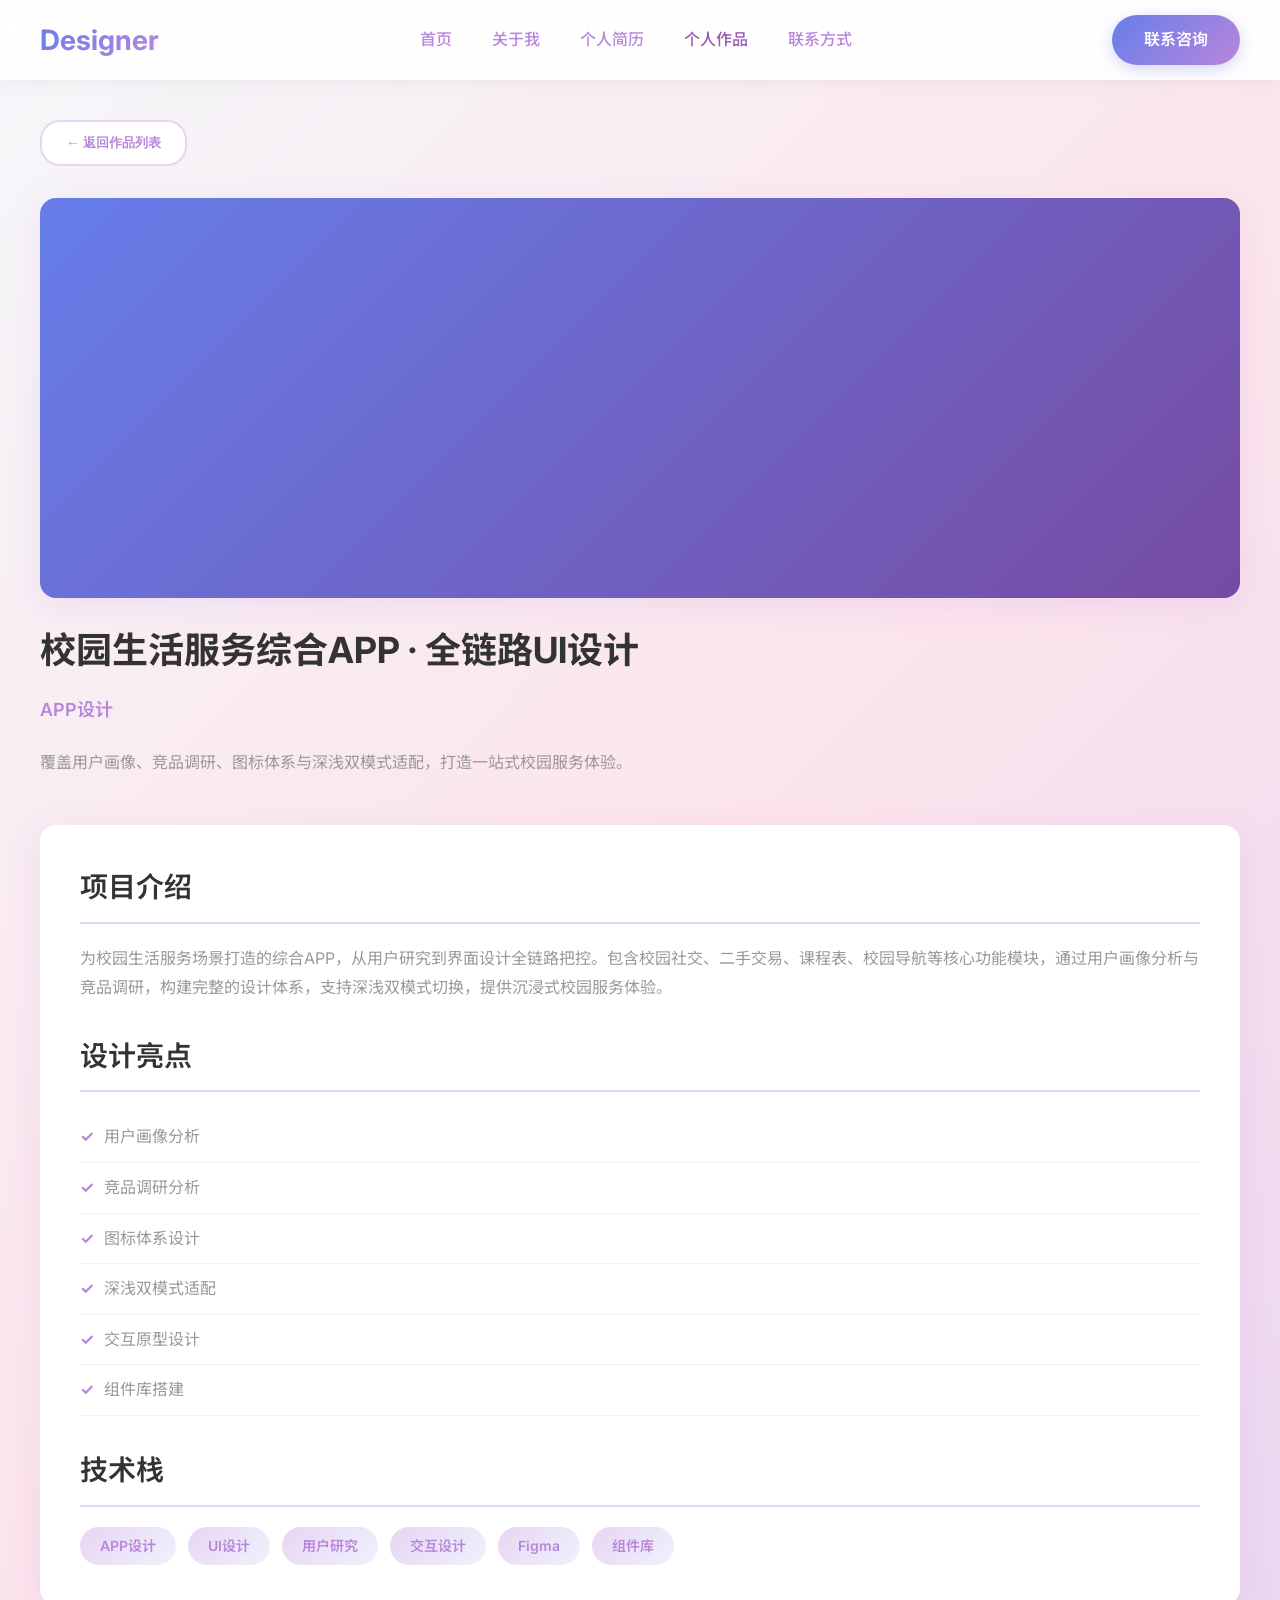
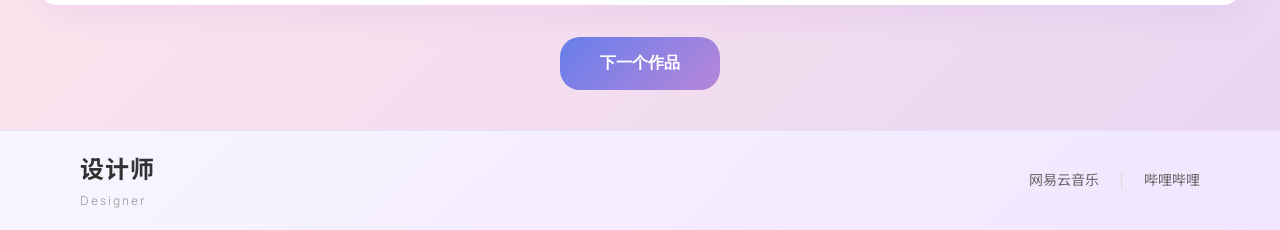
<file: work-detail.html>
<!DOCTYPE html>
<html lang="zh-CN">
<head>
    <meta charset="UTF-8">
    <meta name="viewport" content="width=device-width, initial-scale=1.0">
    <title>作品详情 - 设计师</title>
    <link rel="stylesheet" href="styles.css">
    <link href="https://fonts.googleapis.com/css2?family=Inter:wght@300;400;500;600;700&family=Noto+Sans+SC:wght@300;400;500;700&display=swap" rel="stylesheet">
</head>
<body>
    <nav class="navbar">
        <div class="nav-container">
            <div class="nav-logo">
                <span class="logo-text">Designer</span>
            </div>
            <ul class="nav-menu">
                <li><a href="index.html#home" class="nav-link">首页</a></li>
                <li><a href="index.html#about" class="nav-link">关于我</a></li>
                <li><a href="index.html#resume" class="nav-link">个人简历</a></li>
                <li><a href="index.html#portfolio" class="nav-link active">个人作品</a></li>
                <li><a href="index.html#contact" class="nav-link">联系方式</a></li>
            </ul>
            <a href="index.html#contact" class="nav-cta">联系咨询</a>
            <button class="menu-toggle" id="menuToggle">
                <span></span>
                <span></span>
                <span></span>
            </button>
        </div>
    </nav>

    <div class="mobile-menu" id="mobileMenu">
        <ul>
            <li><a href="index.html#home" class="mobile-nav-link">首页</a></li>
            <li><a href="index.html#about" class="mobile-nav-link">关于我</a></li>
            <li><a href="index.html#resume" class="mobile-nav-link">个人简历</a></li>
            <li><a href="index.html#portfolio" class="mobile-nav-link">个人作品</a></li>
            <li><a href="index.html#contact" class="mobile-nav-link">联系方式</a></li>
        </ul>
    </div>

    <main>
        <section id="work-detail" class="page active">
            <div class="detail-container">
                <button class="back-btn" onclick="goBack()">← 返回作品列表</button>
                
                <div class="detail-header">
                    <div class="detail-hero">
                        <div class="detail-image" id="detailImage"></div>
                    </div>
                    <div class="detail-info">
                        <h1 class="detail-title" id="detailTitle">作品标题</h1>
                        <p class="detail-category" id="detailCategory">分类</p>
                        <p class="detail-desc" id="detailDesc">作品描述...</p>
                    </div>
                </div>

                <div class="detail-content">
                    <h2>项目介绍</h2>
                    <p id="detailIntro">这是一个精彩的设计项目，展示了我的专业能力和创意设计理念。</p>
                    
                    <h2>设计亮点</h2>
                    <ul id="detailHighlights">
                        <li>创新的视觉设计</li>
                        <li>用户体验优化</li>
                        <li>响应式设计</li>
                        <li>品牌一致性</li>
                    </ul>

                    <h2>技术栈</h2>
                    <div class="tech-tags" id="detailTech">
                        <span class="tech-tag">UI设计</span>
                        <span class="tech-tag">品牌设计</span>
                        <span class="tech-tag">Figma</span>
                    </div>
                </div>

                <div class="detail-nav">
                    <button class="nav-btn prev-btn" id="prevBtn" onclick="navigateWork(-1)">上一个作品</button>
                    <button class="nav-btn next-btn" id="nextBtn" onclick="navigateWork(1)">下一个作品</button>
                </div>
            </div>
        </section>
    </main>

    <footer class="page-footer">
        <div class="footer-content">
            <div class="footer-logo">
                <span class="logo-main">设计师</span>
                <span class="logo-sub">Designer</span>
            </div>
            <div class="footer-links">
                <a href="#" class="footer-link">网易云音乐</a>
                <span class="link-divider">|</span>
                <a href="https://space.bilibili.com/344922054?spm_id_from=333.1007.0.0" target="_blank" rel="noopener noreferrer" class="footer-link">哔哩哔哩</a>
            </div>
        </div>
    </footer>

    <script>
        const works = [
            {
                id: 1,
                title: '校园生活服务综合APP · 全链路UI设计',
                category: 'APP设计',
                desc: '覆盖用户画像、竞品调研、图标体系与深浅双模式适配，打造一站式校园服务体验。',
                intro: '为校园生活服务场景打造的综合APP，从用户研究到界面设计全链路把控。包含校园社交、二手交易、课程表、校园导航等核心功能模块，通过用户画像分析与竞品调研，构建完整的设计体系，支持深浅双模式切换，提供沉浸式校园服务体验。',
                highlights: ['用户画像分析', '竞品调研分析', '图标体系设计', '深浅双模式适配', '交互原型设计', '组件库搭建'],
                tech: ['APP设计', 'UI设计', '用户研究', '交互设计', 'Figma', '组件库']
            },
            {
                id: 2,
                title: '企业品牌官网 · 全域视觉改版',
                category: '官网设计',
                desc: '为连锁餐饮品牌加盟官网打造视觉升级方案，提升品牌质感与转化率。',
                intro: '针对连锁餐饮品牌加盟官网进行全方位视觉改版，从品牌定位出发，重塑视觉识别系统，优化用户体验流程，提升招商转化效率。包含品牌故事、产品展示、加盟流程、门店案例等核心板块，打造专业可信的品牌形象。',
                highlights: ['品牌视觉升级', '响应式设计', '转化优化', '移动端适配', 'SEO优化', '动效设计'],
                tech: ['网页设计', '品牌设计', '响应式', 'UI/UX', '动效设计', '前端开发']
            },
            {
                id: 3,
                title: 'B端后台管理系统 · UI适配设计',
                category: 'B端设计',
                desc: '为连锁餐饮品牌打造餐厅管理后台，优化操作流程与数据可视化体验。',
                intro: '为连锁餐饮品牌量身定制的后台管理系统，涵盖门店管理、订单管理、库存管理、员工管理、数据报表等核心模块。通过优化操作流程与数据可视化设计，大幅提升管理人员工作效率，支持多端适配与权限分级管理。',
                highlights: ['数据可视化', '操作流程优化', '权限管理', '多端适配', '性能优化', '仪表盘设计'],
                tech: ['B端设计', '后台系统', '数据可视化', 'UI适配', '交互设计', 'Figma']
            },
            {
                id: 4,
                title: '连锁零食店品牌 · 全域视觉整合',
                category: '品牌设计',
                desc: '从LOGO、字体、色彩到门店/外卖/社群物料，统一全场景品牌调性。',
                intro: '为连锁零食品牌提供完整的品牌视觉整合方案，从品牌战略定位出发，构建系统化的视觉识别体系。涵盖LOGO设计、标准字体、色彩系统、图形元素，以及门店空间视觉、外卖包装、社群运营物料等全场景应用，实现品牌调性的高度统一。',
                highlights: ['LOGO设计', 'VI系统搭建', '门店物料设计', '外卖包装设计', '社群运营物料', '品牌手册'],
                tech: ['品牌设计', 'VI系统', '包装设计', '物料设计', '色彩系统', '版式设计']
            },
            {
                id: 5,
                title: '游戏活动H5 · 互动视觉设计',
                category: 'H5设计',
                desc: '结合游戏玩法设计互动H5页面，提升用户参与度与品牌曝光。',
                intro: '创意互动H5页面设计，结合游戏化玩法打造沉浸式用户体验。通过趣味互动、任务激励、社交分享等设计手法，提升用户参与度与品牌曝光率。支持多端适配，优化加载性能，确保流畅的交互体验。',
                highlights: ['游戏化互动', '视觉动效设计', '社交分享', '数据追踪', '用户激励', '活动运营'],
                tech: ['H5设计', '游戏活动', '动效设计', '交互设计', '微信生态', '性能优化']
            },
            {
                id: 6,
                title: 'AI短视频 · 全流程制作',
                category: '视频制作',
                desc: '从脚本策划、AI生成到后期剪辑，一站式短视频内容制作服务。',
                intro: '一站式短视频内容制作服务，结合AI技术提升创作效率。涵盖脚本策划、场景设计、AI生成、后期剪辑、特效包装全流程。为品牌提供高质量、高效率的短视频内容解决方案，适配抖音、快手、小红书等多平台发布需求。',
                highlights: ['脚本策划', 'AI生成', '后期剪辑', '特效制作', '内容运营', '多平台适配'],
                tech: ['AI生成', '短视频', '内容制作', '剪辑', '特效', '品牌传播']
            }
        ];

        const colors = [
            'linear-gradient(135deg, #667eea 0%, #764ba2 100%)',
            'linear-gradient(135deg, #f093fb 0%, #f5576c 100%)',
            'linear-gradient(135deg, #4facfe 0%, #00f2fe 100%)',
            'linear-gradient(135deg, #43e97b 0%, #38f9d7 100%)',
            'linear-gradient(135deg, #fa709a 0%, #fee140 100%)',
            'linear-gradient(135deg, #a8edea 0%, #fed6e3 100%)'
        ];

        function getWorkById(id) {
            return works.find(w => w.id === parseInt(id));
        }

        function getCurrentWorkIndex() {
            const params = new URLSearchParams(window.location.search);
            const id = parseInt(params.get('id')) || 1;
            return works.findIndex(w => w.id === id);
        }

        function loadWork(id) {
            const work = getWorkById(id);
            if (!work) return;

            document.getElementById('detailTitle').textContent = work.title;
            document.getElementById('detailCategory').textContent = work.category;
            document.getElementById('detailDesc').textContent = work.desc;
            document.getElementById('detailIntro').textContent = work.intro;
            
            const highlights = document.getElementById('detailHighlights');
            highlights.innerHTML = work.highlights.map(h => `<li>${h}</li>`).join('');
            
            const techTags = document.getElementById('detailTech');
            techTags.innerHTML = work.tech.map(t => `<span class="tech-tag">${t}</span>`).join('');

            const index = works.findIndex(w => w.id === id);
            document.getElementById('detailImage').style.background = colors[index];

            document.getElementById('prevBtn').style.display = index > 0 ? 'block' : 'none';
            document.getElementById('nextBtn').style.display = index < works.length - 1 ? 'block' : 'none';
        }

        function navigateWork(direction) {
            const currentIndex = getCurrentWorkIndex();
            const newIndex = currentIndex + direction;
            if (newIndex >= 0 && newIndex < works.length) {
                window.location.href = `work-detail.html?id=${works[newIndex].id}`;
            }
        }

        function goBack() {
            window.location.href = 'index.html#portfolio';
        }

        document.addEventListener('DOMContentLoaded', function() {
            const params = new URLSearchParams(window.location.search);
            const id = params.get('id') || 1;
            loadWork(id);

            const menuToggle = document.getElementById('menuToggle');
            const mobileMenu = document.getElementById('mobileMenu');

            menuToggle.addEventListener('click', function() {
                mobileMenu.classList.toggle('active');
                menuToggle.classList.toggle('active');
            });
        });
    </script>
</body>
</html>
</file>
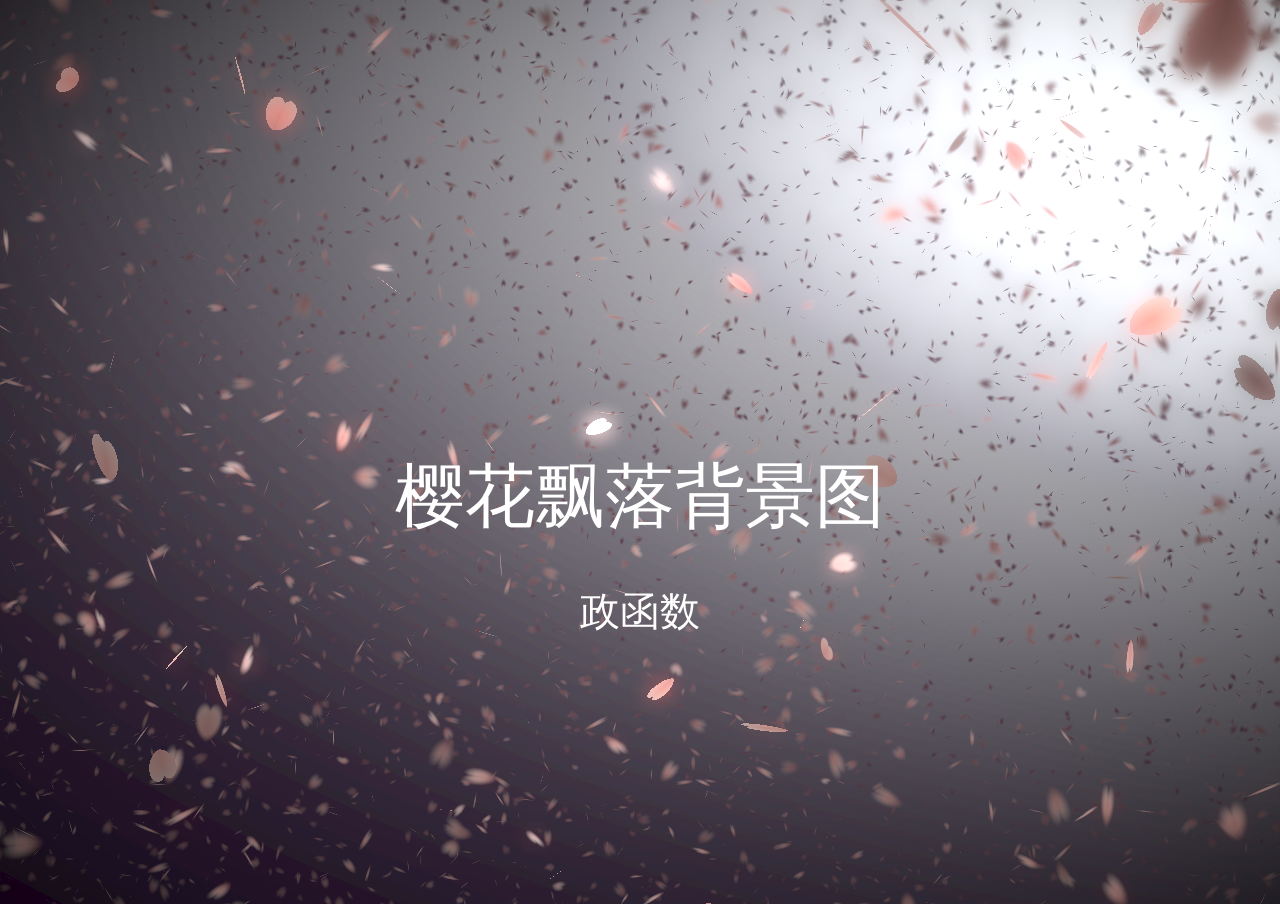
<file: images/樱花.html>
<!DOCTYPE html>
<html lang="en">
<head>
    <meta charset="UTF-8">
    <meta http-equiv="X-UA-Compatible" content="IE=edge">
    <meta name="viewport" content="width=device-width, initial-scale=1.0">
    <title>Document</title>
</head>
<style>
    /*Sakura animation using WebGL. No images are used. The framerate might be slow or the demo might not play at all in some older systems so you can watch this video: http://www.screenr.com/BFZ8. Let me make it clear that I did not make this and just thought is was very cool and wanted to share it.
*/

body {
    padding:0;
    margin:0;
    overflow:hidden;
	height: 600px;
}
canvas {
    padding:0;
    margin:0;
}

.btnbg > div{
    color: #fff;
    left: 50%;
    transform: translateX(-50%);
    top: 50%;
    position: absolute;
    text-align: center;
}
span{
    font-size: 70px;
}
p{
    font-size: 40px;
}
</style>
<body>
    <canvas id="sakura"></canvas>
    <div class="btnbg">
        <div >
            <span>樱花飘落背景图</span>
            <p>政函数</p>
        </div>
    <!-- <button type="button" onclick="toggleAnimation(this)">Stop</button> -->
    </div>

<!-- sakura shader -->
<script id="sakura_point_vsh" type="x-shader/x_vertex">
uniform mat4 uProjection;
uniform mat4 uModelview;
uniform vec3 uResolution;
uniform vec3 uOffset;
uniform vec3 uDOF;  //x:focus distance, y:focus radius, z:max radius
uniform vec3 uFade; //x:start distance, y:half distance, z:near fade start

attribute vec3 aPosition;
attribute vec3 aEuler;
attribute vec2 aMisc; //x:size, y:fade

varying vec3 pposition;
varying float psize;
varying float palpha;
varying float pdist;

//varying mat3 rotMat;
varying vec3 normX;
varying vec3 normY;
varying vec3 normZ;
varying vec3 normal;

varying float diffuse;
varying float specular;
varying float rstop;
varying float distancefade;

void main(void) {
    // Projection is based on vertical angle
    vec4 pos = uModelview * vec4(aPosition + uOffset, 1.0);
    gl_Position = uProjection * pos;
    gl_PointSize = aMisc.x * uProjection[1][1] / -pos.z * uResolution.y * 0.5;
    
    pposition = pos.xyz;
    psize = aMisc.x;
    pdist = length(pos.xyz);
    palpha = smoothstep(0.0, 1.0, (pdist - 0.1) / uFade.z);
    
    vec3 elrsn = sin(aEuler);
    vec3 elrcs = cos(aEuler);
    mat3 rotx = mat3(
        1.0, 0.0, 0.0,
        0.0, elrcs.x, elrsn.x,
        0.0, -elrsn.x, elrcs.x
    );
    mat3 roty = mat3(
        elrcs.y, 0.0, -elrsn.y,
        0.0, 1.0, 0.0,
        elrsn.y, 0.0, elrcs.y
    );
    mat3 rotz = mat3(
        elrcs.z, elrsn.z, 0.0, 
        -elrsn.z, elrcs.z, 0.0,
        0.0, 0.0, 1.0
    );
    mat3 rotmat = rotx * roty * rotz;
    normal = rotmat[2];
    
    mat3 trrotm = mat3(
        rotmat[0][0], rotmat[1][0], rotmat[2][0],
        rotmat[0][1], rotmat[1][1], rotmat[2][1],
        rotmat[0][2], rotmat[1][2], rotmat[2][2]
    );
    normX = trrotm[0];
    normY = trrotm[1];
    normZ = trrotm[2];
    
    const vec3 lit = vec3(0.6917144638660746, 0.6917144638660746, -0.20751433915982237);
    
    float tmpdfs = dot(lit, normal);
    if(tmpdfs < 0.0) {
        normal = -normal;
        tmpdfs = dot(lit, normal);
    }
    diffuse = 0.4 + tmpdfs;
    
    vec3 eyev = normalize(-pos.xyz);
    if(dot(eyev, normal) > 0.0) {
        vec3 hv = normalize(eyev + lit);
        specular = pow(max(dot(hv, normal), 0.0), 20.0);
    }
    else {
        specular = 0.0;
    }
    
    rstop = clamp((abs(pdist - uDOF.x) - uDOF.y) / uDOF.z, 0.0, 1.0);
    rstop = pow(rstop, 0.5);
    //-0.69315 = ln(0.5)
    distancefade = min(1.0, exp((uFade.x - pdist) * 0.69315 / uFade.y));
}
</script>
<script id="sakura_point_fsh" type="x-shader/x_fragment">
#ifdef GL_ES
//precision mediump float;
precision highp float;
#endif

uniform vec3 uDOF;  //x:focus distance, y:focus radius, z:max radius
uniform vec3 uFade; //x:start distance, y:half distance, z:near fade start

const vec3 fadeCol = vec3(0.08, 0.03, 0.06);

varying vec3 pposition;
varying float psize;
varying float palpha;
varying float pdist;

//varying mat3 rotMat;
varying vec3 normX;
varying vec3 normY;
varying vec3 normZ;
varying vec3 normal;

varying float diffuse;
varying float specular;
varying float rstop;
varying float distancefade;

float ellipse(vec2 p, vec2 o, vec2 r) {
    vec2 lp = (p - o) / r;
    return length(lp) - 1.0;
}

void main(void) {
    vec3 p = vec3(gl_PointCoord - vec2(0.5, 0.5), 0.0) * 2.0;
    vec3 d = vec3(0.0, 0.0, -1.0);
    float nd = normZ.z; //dot(-normZ, d);
    if(abs(nd) < 0.0001) discard;
    
    float np = dot(normZ, p);
    vec3 tp = p + d * np / nd;
    vec2 coord = vec2(dot(normX, tp), dot(normY, tp));
    
    //angle = 15 degree
    const float flwrsn = 0.258819045102521;
    const float flwrcs = 0.965925826289068;
    mat2 flwrm = mat2(flwrcs, -flwrsn, flwrsn, flwrcs);
    vec2 flwrp = vec2(abs(coord.x), coord.y) * flwrm;
    
    float r;
    if(flwrp.x < 0.0) {
        r = ellipse(flwrp, vec2(0.065, 0.024) * 0.5, vec2(0.36, 0.96) * 0.5);
    }
    else {
        r = ellipse(flwrp, vec2(0.065, 0.024) * 0.5, vec2(0.58, 0.96) * 0.5);
    }
    
    if(r > rstop) discard;
    
    vec3 col = mix(vec3(1.0, 0.8, 0.75), vec3(1.0, 0.9, 0.87), r);
    float grady = mix(0.0, 1.0, pow(coord.y * 0.5 + 0.5, 0.35));
    col *= vec3(1.0, grady, grady);
    col *= mix(0.8, 1.0, pow(abs(coord.x), 0.3));
    col = col * diffuse + specular;
    
    col = mix(fadeCol, col, distancefade);
    
    float alpha = (rstop > 0.001)? (0.5 - r / (rstop * 2.0)) : 1.0;
    alpha = smoothstep(0.0, 1.0, alpha) * palpha;
    
    gl_FragColor = vec4(col * 0.5, alpha);
}
</script>
<!-- effects -->
<script id="fx_common_vsh" type="x-shader/x_vertex">
uniform vec3 uResolution;
attribute vec2 aPosition;

varying vec2 texCoord;
varying vec2 screenCoord;

void main(void) {
    gl_Position = vec4(aPosition, 0.0, 1.0);
    texCoord = aPosition.xy * 0.5 + vec2(0.5, 0.5);
    screenCoord = aPosition.xy * vec2(uResolution.z, 1.0);
}
</script>
<script id="bg_fsh" type="x-shader/x_fragment">
#ifdef GL_ES
//precision mediump float;
precision highp float;
#endif

uniform vec2 uTimes;

varying vec2 texCoord;
varying vec2 screenCoord;

void main(void) {
    vec3 col;
    float c;
    vec2 tmpv = texCoord * vec2(0.8, 1.0) - vec2(0.95, 1.0);
    c = exp(-pow(length(tmpv) * 1.8, 2.0));
    col = mix(vec3(0.02, 0.0, 0.03), vec3(0.96, 0.98, 1.0) * 1.5, c);
    gl_FragColor = vec4(col * 0.5, 1.0);
}
</script>
<script id="fx_brightbuf_fsh" type="x-shader/x_fragment">
#ifdef GL_ES
//precision mediump float;
precision highp float;
#endif
uniform sampler2D uSrc;
uniform vec2 uDelta;

varying vec2 texCoord;
varying vec2 screenCoord;

void main(void) {
    vec4 col = texture2D(uSrc, texCoord);
    gl_FragColor = vec4(col.rgb * 2.0 - vec3(0.5), 1.0);
}
</script>
<script id="fx_dirblur_r4_fsh" type="x-shader/x_fragment">
#ifdef GL_ES
//precision mediump float;
precision highp float;
#endif
uniform sampler2D uSrc;
uniform vec2 uDelta;
uniform vec4 uBlurDir; //dir(x, y), stride(z, w)

varying vec2 texCoord;
varying vec2 screenCoord;

void main(void) {
    vec4 col = texture2D(uSrc, texCoord);
    col = col + texture2D(uSrc, texCoord + uBlurDir.xy * uDelta);
    col = col + texture2D(uSrc, texCoord - uBlurDir.xy * uDelta);
    col = col + texture2D(uSrc, texCoord + (uBlurDir.xy + uBlurDir.zw) * uDelta);
    col = col + texture2D(uSrc, texCoord - (uBlurDir.xy + uBlurDir.zw) * uDelta);
    gl_FragColor = col / 5.0;
}
</script>
<!-- effect fragment shader template -->
<script id="fx_common_fsh" type="x-shader/x_fragment">
#ifdef GL_ES
//precision mediump float;
precision highp float;
#endif
uniform sampler2D uSrc;
uniform vec2 uDelta;

varying vec2 texCoord;
varying vec2 screenCoord;

void main(void) {
    gl_FragColor = texture2D(uSrc, texCoord);
}
</script>
<!-- post processing -->
<script id="pp_final_vsh" type="x-shader/x_vertex">
uniform vec3 uResolution;
attribute vec2 aPosition;
varying vec2 texCoord;
varying vec2 screenCoord;
void main(void) {
    gl_Position = vec4(aPosition, 0.0, 1.0);
    texCoord = aPosition.xy * 0.5 + vec2(0.5, 0.5);
    screenCoord = aPosition.xy * vec2(uResolution.z, 1.0);
}
</script>
<script id="pp_final_fsh" type="x-shader/x_fragment">
#ifdef GL_ES
//precision mediump float;
precision highp float;
#endif
uniform sampler2D uSrc;
uniform sampler2D uBloom;
uniform vec2 uDelta;
varying vec2 texCoord;
varying vec2 screenCoord;
void main(void) {
    vec4 srccol = texture2D(uSrc, texCoord) * 2.0;
    vec4 bloomcol = texture2D(uBloom, texCoord);
    vec4 col;
    col = srccol + bloomcol * (vec4(1.0) + srccol);
    col *= smoothstep(1.0, 0.0, pow(length((texCoord - vec2(0.5)) * 2.0), 1.2) * 0.5);
    col = pow(col, vec4(0.45454545454545)); //(1.0 / 2.2)
    
    gl_FragColor = vec4(col.rgb, 1.0);
    gl_FragColor.a = 1.0;
}
</script>
</body>
</html>
<script>
    // Utilities
var Vector3 = {};
var Matrix44 = {};
Vector3.create = function(x, y, z) {
    return {'x':x, 'y':y, 'z':z};
};
Vector3.dot = function (v0, v1) {
    return v0.x * v1.x + v0.y * v1.y + v0.z * v1.z;
};
Vector3.cross = function (v, v0, v1) {
    v.x = v0.y * v1.z - v0.z * v1.y;
    v.y = v0.z * v1.x - v0.x * v1.z;
    v.z = v0.x * v1.y - v0.y * v1.x;
};
Vector3.normalize = function (v) {
    var l = v.x * v.x + v.y * v.y + v.z * v.z;
    if(l > 0.00001) {
        l = 1.0 / Math.sqrt(l);
        v.x *= l;
        v.y *= l;
        v.z *= l;
    }
};
Vector3.arrayForm = function(v) {
    if(v.array) {
        v.array[0] = v.x;
        v.array[1] = v.y;
        v.array[2] = v.z;
    }
    else {
        v.array = new Float32Array([v.x, v.y, v.z]);
    }
    return v.array;
};
Matrix44.createIdentity = function () {
    return new Float32Array([1.0, 0.0, 0.0, 0.0, 0.0, 1.0, 0.0, 0.0, 0.0, 0.0, 1.0, 0.0, 0.0, 0.0, 0.0, 1.0]);
};
Matrix44.loadProjection = function (m, aspect, vdeg, near, far) {
    var h = near * Math.tan(vdeg * Math.PI / 180.0 * 0.5) * 2.0;
    var w = h * aspect;
    
    m[0] = 2.0 * near / w;
    m[1] = 0.0;
    m[2] = 0.0;
    m[3] = 0.0;
    
    m[4] = 0.0;
    m[5] = 2.0 * near / h;
    m[6] = 0.0;
    m[7] = 0.0;
    
    m[8] = 0.0;
    m[9] = 0.0;
    m[10] = -(far + near) / (far - near);
    m[11] = -1.0;
    
    m[12] = 0.0;
    m[13] = 0.0;
    m[14] = -2.0 * far * near / (far - near);
    m[15] = 0.0;
};
Matrix44.loadLookAt = function (m, vpos, vlook, vup) {
    var frontv = Vector3.create(vpos.x - vlook.x, vpos.y - vlook.y, vpos.z - vlook.z);
    Vector3.normalize(frontv);
    var sidev = Vector3.create(1.0, 0.0, 0.0);
    Vector3.cross(sidev, vup, frontv);
    Vector3.normalize(sidev);
    var topv = Vector3.create(1.0, 0.0, 0.0);
    Vector3.cross(topv, frontv, sidev);
    Vector3.normalize(topv);
    
    m[0] = sidev.x;
    m[1] = topv.x;
    m[2] = frontv.x;
    m[3] = 0.0;
    
    m[4] = sidev.y;
    m[5] = topv.y;
    m[6] = frontv.y;
    m[7] = 0.0;
    
    m[8] = sidev.z;
    m[9] = topv.z;
    m[10] = frontv.z;
    m[11] = 0.0;
    
    m[12] = -(vpos.x * m[0] + vpos.y * m[4] + vpos.z * m[8]);
    m[13] = -(vpos.x * m[1] + vpos.y * m[5] + vpos.z * m[9]);
    m[14] = -(vpos.x * m[2] + vpos.y * m[6] + vpos.z * m[10]);
    m[15] = 1.0;
};

//
var timeInfo = {
    'start':0, 'prev':0, // Date
    'delta':0, 'elapsed':0 // Number(sec)
};

//
var gl;
var renderSpec = {
    'width':0,
    'height':0,
    'aspect':1,
    'array':new Float32Array(3),
    'halfWidth':0,
    'halfHeight':0,
    'halfArray':new Float32Array(3)
    // and some render targets. see setViewport()
};
renderSpec.setSize = function(w, h) {
    renderSpec.width = w;
    renderSpec.height = h;
    renderSpec.aspect = renderSpec.width / renderSpec.height;
    renderSpec.array[0] = renderSpec.width;
    renderSpec.array[1] = renderSpec.height;
    renderSpec.array[2] = renderSpec.aspect;
    
    renderSpec.halfWidth = Math.floor(w / 2);
    renderSpec.halfHeight = Math.floor(h / 2);
    renderSpec.halfArray[0] = renderSpec.halfWidth;
    renderSpec.halfArray[1] = renderSpec.halfHeight;
    renderSpec.halfArray[2] = renderSpec.halfWidth / renderSpec.halfHeight;
};

function deleteRenderTarget(rt) {
    gl.deleteFramebuffer(rt.frameBuffer);
    gl.deleteRenderbuffer(rt.renderBuffer);
    gl.deleteTexture(rt.texture);
}

function createRenderTarget(w, h) {
    var ret = {
        'width':w,
        'height':h,
        'sizeArray':new Float32Array([w, h, w / h]),
        'dtxArray':new Float32Array([1.0 / w, 1.0 / h])
    };
    ret.frameBuffer = gl.createFramebuffer();
    ret.renderBuffer = gl.createRenderbuffer();
    ret.texture = gl.createTexture();
    
    gl.bindTexture(gl.TEXTURE_2D, ret.texture);
    gl.texImage2D(gl.TEXTURE_2D, 0, gl.RGBA, w, h, 0, gl.RGBA, gl.UNSIGNED_BYTE, null);
    gl.texParameteri(gl.TEXTURE_2D, gl.TEXTURE_WRAP_S, gl.CLAMP_TO_EDGE);
    gl.texParameteri(gl.TEXTURE_2D, gl.TEXTURE_WRAP_T, gl.CLAMP_TO_EDGE);
    gl.texParameteri(gl.TEXTURE_2D, gl.TEXTURE_MAG_FILTER, gl.LINEAR);
    gl.texParameteri(gl.TEXTURE_2D, gl.TEXTURE_MIN_FILTER, gl.LINEAR);
    
    gl.bindFramebuffer(gl.FRAMEBUFFER, ret.frameBuffer);
    gl.framebufferTexture2D(gl.FRAMEBUFFER, gl.COLOR_ATTACHMENT0, gl.TEXTURE_2D, ret.texture, 0);
    
    gl.bindRenderbuffer(gl.RENDERBUFFER, ret.renderBuffer);
    gl.renderbufferStorage(gl.RENDERBUFFER, gl.DEPTH_COMPONENT16, w, h);
    gl.framebufferRenderbuffer(gl.FRAMEBUFFER, gl.DEPTH_ATTACHMENT, gl.RENDERBUFFER, ret.renderBuffer);
    
    gl.bindTexture(gl.TEXTURE_2D, null);
    gl.bindRenderbuffer(gl.RENDERBUFFER, null);
    gl.bindFramebuffer(gl.FRAMEBUFFER, null);
    
    return ret;
}

function compileShader(shtype, shsrc) {
	var retsh = gl.createShader(shtype);
	
	gl.shaderSource(retsh, shsrc);
	gl.compileShader(retsh);
	
	if(!gl.getShaderParameter(retsh, gl.COMPILE_STATUS)) {
		var errlog = gl.getShaderInfoLog(retsh);
		gl.deleteShader(retsh);
		console.error(errlog);
		return null;
	}
	return retsh;
}

function createShader(vtxsrc, frgsrc, uniformlist, attrlist) {
    var vsh = compileShader(gl.VERTEX_SHADER, vtxsrc);
    var fsh = compileShader(gl.FRAGMENT_SHADER, frgsrc);
    
    if(vsh == null || fsh == null) {
        return null;
    }
    
    var prog = gl.createProgram();
    gl.attachShader(prog, vsh);
    gl.attachShader(prog, fsh);
    
    gl.deleteShader(vsh);
    gl.deleteShader(fsh);
    
    gl.linkProgram(prog);
    if (!gl.getProgramParameter(prog, gl.LINK_STATUS)) {
        var errlog = gl.getProgramInfoLog(prog);
        console.error(errlog);
        return null;
    }
    
    if(uniformlist) {
        prog.uniforms = {};
        for(var i = 0; i < uniformlist.length; i++) {
            prog.uniforms[uniformlist[i]] = gl.getUniformLocation(prog, uniformlist[i]);
        }
    }
    
    if(attrlist) {
        prog.attributes = {};
        for(var i = 0; i < attrlist.length; i++) {
            var attr = attrlist[i];
            prog.attributes[attr] = gl.getAttribLocation(prog, attr);
        }
    }
    
    return prog;
}

function useShader(prog) {
    gl.useProgram(prog);
    for(var attr in prog.attributes) {
        gl.enableVertexAttribArray(prog.attributes[attr]);;
    }
}

function unuseShader(prog) {
    for(var attr in prog.attributes) {
        gl.disableVertexAttribArray(prog.attributes[attr]);;
    }
    gl.useProgram(null);
}

/////
var projection = {
    'angle':60,
    'nearfar':new Float32Array([0.1, 100.0]),
    'matrix':Matrix44.createIdentity()
};
var camera = {
    'position':Vector3.create(0, 0, 100),
    'lookat':Vector3.create(0, 0, 0),
    'up':Vector3.create(0, 1, 0),
    'dof':Vector3.create(10.0, 4.0, 8.0),
    'matrix':Matrix44.createIdentity()
};

var pointFlower = {};
var meshFlower = {};
var sceneStandBy = false;

var BlossomParticle = function () {
    this.velocity = new Array(3);
    this.rotation = new Array(3);
    this.position = new Array(3);
    this.euler = new Array(3);
    this.size = 1.0;
    this.alpha = 1.0;
    this.zkey = 0.0;
};

BlossomParticle.prototype.setVelocity = function (vx, vy, vz) {
    this.velocity[0] = vx;
    this.velocity[1] = vy;
    this.velocity[2] = vz;
};

BlossomParticle.prototype.setRotation = function (rx, ry, rz) {
    this.rotation[0] = rx;
    this.rotation[1] = ry;
    this.rotation[2] = rz;
};

BlossomParticle.prototype.setPosition = function (nx, ny, nz) {
    this.position[0] = nx;
    this.position[1] = ny;
    this.position[2] = nz;
};

BlossomParticle.prototype.setEulerAngles = function (rx, ry, rz) {
    this.euler[0] = rx;
    this.euler[1] = ry;
    this.euler[2] = rz;
};

BlossomParticle.prototype.setSize = function (s) {
    this.size = s;
};

BlossomParticle.prototype.update = function (dt, et) {
    this.position[0] += this.velocity[0] * dt;
    this.position[1] += this.velocity[1] * dt;
    this.position[2] += this.velocity[2] * dt;
    
    this.euler[0] += this.rotation[0] * dt;
    this.euler[1] += this.rotation[1] * dt;
    this.euler[2] += this.rotation[2] * dt;
};

function createPointFlowers() {
    // get point sizes
    var prm = gl.getParameter(gl.ALIASED_POINT_SIZE_RANGE);
    renderSpec.pointSize = {'min':prm[0], 'max':prm[1]};
    
    var vtxsrc = document.getElementById("sakura_point_vsh").textContent;
    var frgsrc = document.getElementById("sakura_point_fsh").textContent;
    
    pointFlower.program = createShader(
        vtxsrc, frgsrc,
        ['uProjection', 'uModelview', 'uResolution', 'uOffset', 'uDOF', 'uFade'],
        ['aPosition', 'aEuler', 'aMisc']
    );
    
    useShader(pointFlower.program);
    pointFlower.offset = new Float32Array([0.0, 0.0, 0.0]);
    pointFlower.fader = Vector3.create(0.0, 10.0, 0.0);
    
    // paramerters: velocity[3], rotate[3]
    pointFlower.numFlowers = 1600;
    pointFlower.particles = new Array(pointFlower.numFlowers);
    // vertex attributes {position[3], euler_xyz[3], size[1]}
    pointFlower.dataArray = new Float32Array(pointFlower.numFlowers * (3 + 3 + 2));
    pointFlower.positionArrayOffset = 0;
    pointFlower.eulerArrayOffset = pointFlower.numFlowers * 3;
    pointFlower.miscArrayOffset = pointFlower.numFlowers * 6;
    
    pointFlower.buffer = gl.createBuffer();
    gl.bindBuffer(gl.ARRAY_BUFFER, pointFlower.buffer);
    gl.bufferData(gl.ARRAY_BUFFER, pointFlower.dataArray, gl.DYNAMIC_DRAW);
    gl.bindBuffer(gl.ARRAY_BUFFER, null);
    
    unuseShader(pointFlower.program);
    
    for(var i = 0; i < pointFlower.numFlowers; i++) {
        pointFlower.particles[i] = new BlossomParticle();
    }
}

function initPointFlowers() {
    //area
    pointFlower.area = Vector3.create(20.0, 20.0, 20.0);
    pointFlower.area.x = pointFlower.area.y * renderSpec.aspect;
    
    pointFlower.fader.x = 10.0; //env fade start
    pointFlower.fader.y = pointFlower.area.z; //env fade half
    pointFlower.fader.z = 0.1;  //near fade start
    
    //particles
    var PI2 = Math.PI * 2.0;
    var tmpv3 = Vector3.create(0, 0, 0);
    var tmpv = 0;
    var symmetryrand = function() {return (Math.random() * 2.0 - 1.0);};
    for(var i = 0; i < pointFlower.numFlowers; i++) {
        var tmpprtcl = pointFlower.particles[i];
        
        //velocity
        tmpv3.x = symmetryrand() * 0.3 + 0.8;
        tmpv3.y = symmetryrand() * 0.2 - 1.0;
        tmpv3.z = symmetryrand() * 0.3 + 0.5;
        Vector3.normalize(tmpv3);
        tmpv = 2.0 + Math.random() * 1.0;
        tmpprtcl.setVelocity(tmpv3.x * tmpv, tmpv3.y * tmpv, tmpv3.z * tmpv);
        
        //rotation
        tmpprtcl.setRotation(
            symmetryrand() * PI2 * 0.5,
            symmetryrand() * PI2 * 0.5,
            symmetryrand() * PI2 * 0.5
        );
        
        //position
        tmpprtcl.setPosition(
            symmetryrand() * pointFlower.area.x,
            symmetryrand() * pointFlower.area.y,
            symmetryrand() * pointFlower.area.z
        );
        
        //euler
        tmpprtcl.setEulerAngles(
            Math.random() * Math.PI * 2.0,
            Math.random() * Math.PI * 2.0,
            Math.random() * Math.PI * 2.0
        );
        
        //size
        tmpprtcl.setSize(0.9 + Math.random() * 0.1);
    }
}

function renderPointFlowers() {
    //update
    var PI2 = Math.PI * 2.0;
    var limit = [pointFlower.area.x, pointFlower.area.y, pointFlower.area.z];
    var repeatPos = function (prt, cmp, limit) {
        if(Math.abs(prt.position[cmp]) - prt.size * 0.5 > limit) {
            //out of area
            if(prt.position[cmp] > 0) {
                prt.position[cmp] -= limit * 2.0;
            }
            else {
                prt.position[cmp] += limit * 2.0;
            }
        }
    };
    var repeatEuler = function (prt, cmp) {
        prt.euler[cmp] = prt.euler[cmp] % PI2;
        if(prt.euler[cmp] < 0.0) {
            prt.euler[cmp] += PI2;
        }
    };
    
    for(var i = 0; i < pointFlower.numFlowers; i++) {
        var prtcl = pointFlower.particles[i];
        prtcl.update(timeInfo.delta, timeInfo.elapsed);
        repeatPos(prtcl, 0, pointFlower.area.x);
        repeatPos(prtcl, 1, pointFlower.area.y);
        repeatPos(prtcl, 2, pointFlower.area.z);
        repeatEuler(prtcl, 0);
        repeatEuler(prtcl, 1);
        repeatEuler(prtcl, 2);
        
        prtcl.alpha = 1.0;//(pointFlower.area.z - prtcl.position[2]) * 0.5;
        
        prtcl.zkey = (camera.matrix[2] * prtcl.position[0]
                    + camera.matrix[6] * prtcl.position[1]
                    + camera.matrix[10] * prtcl.position[2]
                    + camera.matrix[14]);
    }
    
    // sort
    pointFlower.particles.sort(function(p0, p1){return p0.zkey - p1.zkey;});
    
    // update data
    var ipos = pointFlower.positionArrayOffset;
    var ieuler = pointFlower.eulerArrayOffset;
    var imisc = pointFlower.miscArrayOffset;
    for(var i = 0; i < pointFlower.numFlowers; i++) {
        var prtcl = pointFlower.particles[i];
        pointFlower.dataArray[ipos] = prtcl.position[0];
        pointFlower.dataArray[ipos + 1] = prtcl.position[1];
        pointFlower.dataArray[ipos + 2] = prtcl.position[2];
        ipos += 3;
        pointFlower.dataArray[ieuler] = prtcl.euler[0];
        pointFlower.dataArray[ieuler + 1] = prtcl.euler[1];
        pointFlower.dataArray[ieuler + 2] = prtcl.euler[2];
        ieuler += 3;
        pointFlower.dataArray[imisc] = prtcl.size;
        pointFlower.dataArray[imisc + 1] = prtcl.alpha;
        imisc += 2;
    }
    
    //draw
    gl.enable(gl.BLEND);
    //gl.disable(gl.DEPTH_TEST);
    gl.blendFunc(gl.SRC_ALPHA, gl.ONE_MINUS_SRC_ALPHA);
    
    var prog = pointFlower.program;
    useShader(prog);
    
    gl.uniformMatrix4fv(prog.uniforms.uProjection, false, projection.matrix);
    gl.uniformMatrix4fv(prog.uniforms.uModelview, false, camera.matrix);
    gl.uniform3fv(prog.uniforms.uResolution, renderSpec.array);
    gl.uniform3fv(prog.uniforms.uDOF, Vector3.arrayForm(camera.dof));
    gl.uniform3fv(prog.uniforms.uFade, Vector3.arrayForm(pointFlower.fader));
    
    gl.bindBuffer(gl.ARRAY_BUFFER, pointFlower.buffer);
    gl.bufferData(gl.ARRAY_BUFFER, pointFlower.dataArray, gl.DYNAMIC_DRAW);
    
    gl.vertexAttribPointer(prog.attributes.aPosition, 3, gl.FLOAT, false, 0, pointFlower.positionArrayOffset * Float32Array.BYTES_PER_ELEMENT);
    gl.vertexAttribPointer(prog.attributes.aEuler, 3, gl.FLOAT, false, 0, pointFlower.eulerArrayOffset * Float32Array.BYTES_PER_ELEMENT);
    gl.vertexAttribPointer(prog.attributes.aMisc, 2, gl.FLOAT, false, 0, pointFlower.miscArrayOffset * Float32Array.BYTES_PER_ELEMENT);
    
    // doubler
    for(var i = 1; i < 2; i++) {
        var zpos = i * -2.0;
        pointFlower.offset[0] = pointFlower.area.x * -1.0;
        pointFlower.offset[1] = pointFlower.area.y * -1.0;
        pointFlower.offset[2] = pointFlower.area.z * zpos;
        gl.uniform3fv(prog.uniforms.uOffset, pointFlower.offset);
        gl.drawArrays(gl.POINT, 0, pointFlower.numFlowers);
        
        pointFlower.offset[0] = pointFlower.area.x * -1.0;
        pointFlower.offset[1] = pointFlower.area.y *  1.0;
        pointFlower.offset[2] = pointFlower.area.z * zpos;
        gl.uniform3fv(prog.uniforms.uOffset, pointFlower.offset);
        gl.drawArrays(gl.POINT, 0, pointFlower.numFlowers);
        
        pointFlower.offset[0] = pointFlower.area.x *  1.0;
        pointFlower.offset[1] = pointFlower.area.y * -1.0;
        pointFlower.offset[2] = pointFlower.area.z * zpos;
        gl.uniform3fv(prog.uniforms.uOffset, pointFlower.offset);
        gl.drawArrays(gl.POINT, 0, pointFlower.numFlowers);
        
        pointFlower.offset[0] = pointFlower.area.x *  1.0;
        pointFlower.offset[1] = pointFlower.area.y *  1.0;
        pointFlower.offset[2] = pointFlower.area.z * zpos;
        gl.uniform3fv(prog.uniforms.uOffset, pointFlower.offset);
        gl.drawArrays(gl.POINT, 0, pointFlower.numFlowers);
    }
    
    //main
    pointFlower.offset[0] = 0.0;
    pointFlower.offset[1] = 0.0;
    pointFlower.offset[2] = 0.0;
    gl.uniform3fv(prog.uniforms.uOffset, pointFlower.offset);
    gl.drawArrays(gl.POINT, 0, pointFlower.numFlowers);
    
    gl.bindBuffer(gl.ARRAY_BUFFER, null);
    unuseShader(prog);
    
    gl.enable(gl.DEPTH_TEST);
    gl.disable(gl.BLEND);
}

// effects
//common util
function createEffectProgram(vtxsrc, frgsrc, exunifs, exattrs) {
    var ret = {};
    var unifs = ['uResolution', 'uSrc', 'uDelta'];
    if(exunifs) {
        unifs = unifs.concat(exunifs);
    }
    var attrs = ['aPosition'];
    if(exattrs) {
        attrs = attrs.concat(exattrs);
    }
    
    ret.program = createShader(vtxsrc, frgsrc, unifs, attrs);
    useShader(ret.program);
    
    ret.dataArray = new Float32Array([
        -1.0, -1.0,
         1.0, -1.0,
        -1.0,  1.0,
         1.0,  1.0
    ]);
    ret.buffer = gl.createBuffer();
    gl.bindBuffer(gl.ARRAY_BUFFER, ret.buffer);
    gl.bufferData(gl.ARRAY_BUFFER, ret.dataArray, gl.STATIC_DRAW);
    
    gl.bindBuffer(gl.ARRAY_BUFFER, null);
    unuseShader(ret.program);
    
    return ret;
}

// basic usage
// useEffect(prog, srctex({'texture':texid, 'dtxArray':(f32)[dtx, dty]})); //basic initialize
// gl.uniform**(...); //additional uniforms
// drawEffect()
// unuseEffect(prog)
// TEXTURE0 makes src
function useEffect(fxobj, srctex) {
    var prog = fxobj.program;
    useShader(prog);
    gl.uniform3fv(prog.uniforms.uResolution, renderSpec.array);
    
    if(srctex != null) {
        gl.uniform2fv(prog.uniforms.uDelta, srctex.dtxArray);
        gl.uniform1i(prog.uniforms.uSrc, 0);
        
        gl.activeTexture(gl.TEXTURE0);
        gl.bindTexture(gl.TEXTURE_2D, srctex.texture);
    }
}
function drawEffect(fxobj) {
    gl.bindBuffer(gl.ARRAY_BUFFER, fxobj.buffer);
    gl.vertexAttribPointer(fxobj.program.attributes.aPosition, 2, gl.FLOAT, false, 0, 0);
    gl.drawArrays(gl.TRIANGLE_STRIP, 0, 4);
}
function unuseEffect(fxobj) {
    unuseShader(fxobj.program);
}

var effectLib = {};
function createEffectLib() {
    
    var vtxsrc, frgsrc;
    //common
    var cmnvtxsrc = document.getElementById("fx_common_vsh").textContent;
    
    //background
    frgsrc = document.getElementById("bg_fsh").textContent;
    effectLib.sceneBg = createEffectProgram(cmnvtxsrc, frgsrc, ['uTimes'], null);
    
    // make brightpixels buffer
    frgsrc = document.getElementById("fx_brightbuf_fsh").textContent;
    effectLib.mkBrightBuf = createEffectProgram(cmnvtxsrc, frgsrc, null, null);
    
    // direction blur
    frgsrc = document.getElementById("fx_dirblur_r4_fsh").textContent;
    effectLib.dirBlur = createEffectProgram(cmnvtxsrc, frgsrc, ['uBlurDir'], null);
    
    //final composite
    vtxsrc = document.getElementById("pp_final_vsh").textContent;
    frgsrc = document.getElementById("pp_final_fsh").textContent;
    effectLib.finalComp = createEffectProgram(vtxsrc, frgsrc, ['uBloom'], null);
}

// background
function createBackground() {
    //console.log("create background");
}
function initBackground() {
    //console.log("init background");
}
function renderBackground() {
    gl.disable(gl.DEPTH_TEST);
    
    useEffect(effectLib.sceneBg, null);
    gl.uniform2f(effectLib.sceneBg.program.uniforms.uTimes, timeInfo.elapsed, timeInfo.delta);
    drawEffect(effectLib.sceneBg);
    unuseEffect(effectLib.sceneBg);
    
    gl.enable(gl.DEPTH_TEST);
}

// post process
var postProcess = {};
function createPostProcess() {
    //console.log("create post process");
}
function initPostProcess() {
    //console.log("init post process");
}

function renderPostProcess() {
    gl.enable(gl.TEXTURE_2D);
    gl.disable(gl.DEPTH_TEST);
    var bindRT = function (rt, isclear) {
        gl.bindFramebuffer(gl.FRAMEBUFFER, rt.frameBuffer);
        gl.viewport(0, 0, rt.width, rt.height);
        if(isclear) {
            gl.clearColor(0, 0, 0, 0);
            gl.clear(gl.COLOR_BUFFER_BIT | gl.DEPTH_BUFFER_BIT);
        }
    };
    
    //make bright buff
    bindRT(renderSpec.wHalfRT0, true);
    useEffect(effectLib.mkBrightBuf, renderSpec.mainRT);
    drawEffect(effectLib.mkBrightBuf);
    unuseEffect(effectLib.mkBrightBuf);
    
    // make bloom
    for(var i = 0; i < 2; i++) {
        var p = 1.5 + 1 * i;
        var s = 2.0 + 1 * i;
        bindRT(renderSpec.wHalfRT1, true);
        useEffect(effectLib.dirBlur, renderSpec.wHalfRT0);
        gl.uniform4f(effectLib.dirBlur.program.uniforms.uBlurDir, p, 0.0, s, 0.0);
        drawEffect(effectLib.dirBlur);
        unuseEffect(effectLib.dirBlur);
        
        bindRT(renderSpec.wHalfRT0, true);
        useEffect(effectLib.dirBlur, renderSpec.wHalfRT1);
        gl.uniform4f(effectLib.dirBlur.program.uniforms.uBlurDir, 0.0, p, 0.0, s);
        drawEffect(effectLib.dirBlur);
        unuseEffect(effectLib.dirBlur);
    }
    
    //display
    gl.bindFramebuffer(gl.FRAMEBUFFER, null);
    gl.viewport(0, 0, renderSpec.width, renderSpec.height);
    gl.clear(gl.COLOR_BUFFER_BIT | gl.DEPTH_BUFFER_BIT);
    
    useEffect(effectLib.finalComp, renderSpec.mainRT);
    gl.uniform1i(effectLib.finalComp.program.uniforms.uBloom, 1);
    gl.activeTexture(gl.TEXTURE1);
    gl.bindTexture(gl.TEXTURE_2D, renderSpec.wHalfRT0.texture);
    drawEffect(effectLib.finalComp);
    unuseEffect(effectLib.finalComp);
    
    gl.enable(gl.DEPTH_TEST);
}

/////
var SceneEnv = {};
function createScene() {
    createEffectLib();
    createBackground();
    createPointFlowers();
    createPostProcess();
    sceneStandBy = true;
}

function initScene() {
    initBackground();
    initPointFlowers();
    initPostProcess();
    
    //camera.position.z = 17.320508;
    camera.position.z = pointFlower.area.z + projection.nearfar[0];
    projection.angle = Math.atan2(pointFlower.area.y, camera.position.z + pointFlower.area.z) * 180.0 / Math.PI * 2.0;
    Matrix44.loadProjection(projection.matrix, renderSpec.aspect, projection.angle, projection.nearfar[0], projection.nearfar[1]);
}

function renderScene() {
    //draw
    Matrix44.loadLookAt(camera.matrix, camera.position, camera.lookat, camera.up);
    
    gl.enable(gl.DEPTH_TEST);
    
    //gl.bindFramebuffer(gl.FRAMEBUFFER, null);
    gl.bindFramebuffer(gl.FRAMEBUFFER, renderSpec.mainRT.frameBuffer);
    gl.viewport(0, 0, renderSpec.mainRT.width, renderSpec.mainRT.height);
    gl.clearColor(0.005, 0, 0.05, 0);
    gl.clear(gl.COLOR_BUFFER_BIT | gl.DEPTH_BUFFER_BIT);
    
    renderBackground();
    renderPointFlowers();
    renderPostProcess();
}

/////
function onResize(e) {
    makeCanvasFullScreen(document.getElementById("sakura"));
    setViewports();
    if(sceneStandBy) {
        initScene();
    }
}

function setViewports() {
    renderSpec.setSize(gl.canvas.width, gl.canvas.height);
    
    gl.clearColor(0.2, 0.2, 0.5, 1.0);
    gl.viewport(0, 0, renderSpec.width, renderSpec.height);
    
    var rtfunc = function (rtname, rtw, rth) {
        var rt = renderSpec[rtname];
        if(rt) deleteRenderTarget(rt);
        renderSpec[rtname] = createRenderTarget(rtw, rth);
    };
    rtfunc('mainRT', renderSpec.width, renderSpec.height);
    rtfunc('wFullRT0', renderSpec.width, renderSpec.height);
    rtfunc('wFullRT1', renderSpec.width, renderSpec.height);
    rtfunc('wHalfRT0', renderSpec.halfWidth, renderSpec.halfHeight);
    rtfunc('wHalfRT1', renderSpec.halfWidth, renderSpec.halfHeight);
}

function render() {
    renderScene();
}

var animating = true;
function toggleAnimation(elm) {
    animating ^= true;
    if(animating) animate();
    if(elm) {
        elm.innerHTML = animating? "Stop":"Start";
    }
}

function stepAnimation() {
    if(!animating) animate();
}

function animate() {
    var curdate = new Date();
    timeInfo.elapsed = (curdate - timeInfo.start) / 1000.0;
    timeInfo.delta = (curdate - timeInfo.prev) / 1000.0;
    timeInfo.prev = curdate;
    
    if(animating) requestAnimationFrame(animate);
    render();
}

function makeCanvasFullScreen(canvas) {
    var b = document.body;
	var d = document.documentElement;
	fullw = Math.max(b.clientWidth , b.scrollWidth, d.scrollWidth, d.clientWidth);
	fullh = Math.max(b.clientHeight , b.scrollHeight, d.scrollHeight, d.clientHeight);
	canvas.width = fullw;
	canvas.height = fullh;
}

window.addEventListener('load', function(e) {
    var canvas = document.getElementById("sakura");
    try {
        makeCanvasFullScreen(canvas);
        gl = canvas.getContext('experimental-webgl');
    } catch(e) {
        alert("WebGL not supported." + e);
        console.error(e);
        return;
    }
    
    window.addEventListener('resize', onResize);
    
    setViewports();
    createScene();
    initScene();
    
    timeInfo.start = new Date();
    timeInfo.prev = timeInfo.start;
    animate();
});

//set window.requestAnimationFrame
(function (w, r) {
    w['r'+r] = w['r'+r] || w['webkitR'+r] || w['mozR'+r] || w['msR'+r] || w['oR'+r] || function(c){ w.setTimeout(c, 1000 / 60); };
})(window, 'requestAnimationFrame');
</script>
</file>
<file: styles.css>
:root {
    --primary-blue: #667EEA;
    --primary-purple: #B886DB;
    --light-purple: #E8D5F2;
    --light-pink: #FCE4EC;
    --pink-gradient: linear-gradient(135deg, #FCE4EC 0%, #F8BBD9 100%);
    --purple-gradient: linear-gradient(135deg, #E8D5F2 0%, #D0A4E4 100%);
    --blue-purple-gradient: linear-gradient(135deg, #667EEA 0%, #B886DB 100%);
    --btn-gradient: linear-gradient(135deg, #667EEA 0%, #B886DB 100%);
    --glass-bg: rgba(255, 255, 255, 0.9);
    --glass-bg-high: rgba(255, 255, 255, 0.9);
    --shadow: 0 8px 32px rgba(184, 134, 219, 0.15);
    --shadow-hover: 0 12px 40px rgba(184, 134, 219, 0.3);
    --text-dark: #333333;
    --text-gray: #666666;
    --text-light: #999999;
}

* {
    margin: 0;
    padding: 0;
    box-sizing: border-box;
}

html {
    scroll-behavior: smooth;
    overflow-x: hidden;
    width: 100%;
}

body {
    font-family: 'Inter', 'Noto Sans SC', sans-serif;
    background: linear-gradient(135deg, #F5F7FA 0%, #FCE4EC 50%, #E8D5F2 100%);
    min-height: 100vh;
    overflow-x: hidden;
    width: 100%;
    margin: 0;
    padding: 0;
    color: var(--text-dark);
    line-height: 1.6;
}

#sakura {
    position: fixed;
    top: 0;
    left: 0;
    width: 100%;
    height: 100%;
    pointer-events: none;
    z-index: 0;
    background: transparent !important;
}

main {
    position: relative;
    z-index: 1;
}

a {
    text-decoration: none !important;
    color: inherit;
}

.navbar {
    position: fixed;
    top: 0;
    left: 0;
    right: 0;
    z-index: 1000;
    background: var(--glass-bg-high);
    backdrop-filter: blur(10px);
    box-shadow: 0 2px 20px rgba(0, 0, 0, 0.05);
    height: 80px;
}

main {
    position: relative;
    z-index: 10;
}

.nav-container {
    max-width: 1980px;
    margin: 0 auto;
    padding: 0 80px;
    height: 100%;
    display: flex;
    justify-content: space-between;
    align-items: center;
}

.nav-logo {
    display: flex;
    align-items: center;
}

.logo-text {
    font-size: 28px;
    font-weight: 700;
    background: var(--blue-purple-gradient);
    -webkit-background-clip: text;
    -webkit-text-fill-color: transparent;
    background-clip: text;
}

.nav-menu {
    display: flex;
    list-style: none;
    gap: 40px;
}

.nav-link {
    text-decoration: none;
    color: var(--primary-purple);
    font-weight: 500;
    font-size: 16px;
    transition: all 0.3s ease;
    position: relative;
}

.nav-link:hover,
.nav-link.active {
    color: #9B59B6;
}



.nav-cta {
    padding: 12px 32px;
    background: var(--btn-gradient);
    color: white;
    border-radius: 40px;
    text-decoration: none;
    font-weight: 600;
    font-size: 16px;
    transition: all 0.3s ease;
    box-shadow: 0 4px 15px rgba(102, 126, 234, 0.3);
}

.nav-cta:hover {
    transform: translateY(-2px);
    box-shadow: 0 6px 20px rgba(102, 126, 234, 0.4);
}

.menu-toggle {
    display: none;
    position: absolute;
    right: 20px;
    top: 50%;
    transform: translateY(-50%);
    flex-direction: column;
    gap: 5px;
    background: none;
    border: none;
    cursor: pointer;
    padding: 5px;
}

.mobile-menu {
    display: none;
}

.menu-toggle span {
    width: 25px;
    height: 3px;
    background: var(--text-dark);
    border-radius: 2px;
    transition: all 0.3s ease;
}

.menu-toggle.active span:nth-child(1) {
    transform: rotate(-45deg) translate(-5px, 6px);
}

.menu-toggle.active span:nth-child(2) {
    opacity: 0;
}

.menu-toggle.active span:nth-child(3) {
    transform: rotate(45deg) translate(-5px, -6px);
}

main {
    padding-top: 80px;
}

.page {
    display: none;
    min-height: calc(100vh - 80px);
}

.page.active {
    display: block;
    position: relative;
}

.hero-section {
    height: 600px;
    display: flex;
    align-items: center;
    justify-content: center;
    background: transparent;
    position: relative;
}

.hero-section::before {
    content: '';
    position: absolute;
    width: 600px;
    height: 600px;
    background: radial-gradient(circle, rgba(102, 126, 234, 0.2) 0%, rgba(184, 134, 219, 0.1) 70%);
    border-radius: 50%;
    filter: blur(60px);
}

.hero-content {
    text-align: center;
    position: relative;
    z-index: 2;
}

.hero-title {
    font-size: 120px;
    font-weight: 700;
    background: var(--blue-purple-gradient);
    -webkit-background-clip: text;
    -webkit-text-fill-color: transparent;
    background-clip: text;
    letter-spacing: 2px;
    margin-bottom: 24px;
}

.hero-subtitle {
    font-size: 32px;
    font-weight: 300;
    color: var(--text-gray);
    letter-spacing: 2px;
    margin-bottom: 40px;
}

.hero-buttons {
    display: flex;
    gap: 24px;
    justify-content: center;
}

.btn {
    padding: 18px 48px;
    border-radius: 40px;
    font-size: 20px;
    font-weight: 600;
    text-decoration: none;
    transition: all 0.3s ease;
    display: inline-block;
}

.btn-primary {
    background: var(--btn-gradient);
    color: white;
    box-shadow: 0 4px 15px rgba(102, 126, 234, 0.3);
}

.btn-primary:hover {
    transform: translateY(-3px);
    box-shadow: 0 6px 20px rgba(102, 126, 234, 0.4);
}

.btn-secondary {
    background: white;
    color: var(--primary-purple);
    border: 2px solid var(--light-purple);
}

.btn-secondary:hover {
    background: var(--light-purple);
    color: #9B59B6;
    transform: translateY(-3px);
}

.featured-works {
    padding: 80px;
    position: relative;
    z-index: 1;
}

.section-title {
    text-align: center;
    font-size: 60px;
    font-weight: 700;
    color: var(--text-dark);
    margin-bottom: 40px;
}

.skills-section {
    padding: 60px 20px;
    background: var(--light-bg);
    position: relative;
    z-index: 1;
}

.section-subtitle {
    text-align: center;
    font-size: 16px;
    color: var(--text-gray);
    margin-bottom: 40px;
}

.skills-grid {
    display: grid;
    grid-template-columns: repeat(3, 1fr);
    gap: 20px;
    max-width: 1200px;
    margin: 0 auto;
}

.skill-card {
    background: var(--glass-bg);
    border-radius: 16px;
    padding: 24px;
    transition: all 0.3s ease;
}

.skill-card:hover {
    transform: translateY(-4px);
    box-shadow: var(--shadow);
}

.skill-icon {
    font-size: 32px;
    margin-bottom: 16px;
}

.skill-title {
    font-size: 18px;
    font-weight: 600;
    color: var(--text-dark);
    margin-bottom: 8px;
}

.skill-desc {
    font-size: 14px;
    color: var(--text-light);
    line-height: 1.6;
}

.works-grid {
    display: grid;
    grid-template-columns: repeat(3, 1fr);
    gap: 24px;
    max-width: 1400px;
    margin: 0 auto;
}

.work-card {
    width: 380px;
    height: 260px;
    background: white;
    border-radius: 16px;
    overflow: hidden;
    box-shadow: var(--shadow);
    transition: all 0.3s ease;
    cursor: pointer;
    margin: 0 auto;
}

.work-card:hover {
    transform: translateY(-8px);
    box-shadow: var(--shadow-hover);
}

.work-image {
    width: 100%;
    height: 100%;
}

.work-image img {
    width: 100%;
    height: 100%;
    object-fit: cover;
}

.work-placeholder {
    width: 100%;
    height: 100%;
}

.avatar-placeholder {
    width: 180px;
    height: 180px;
}

.work-overlay {
    position: absolute;
    top: 0;
    left: 0;
    width: 100%;
    height: 100%;
    background: linear-gradient(135deg, rgba(138, 43, 226, 0.8) 0%, rgba(255, 182, 193, 0.8) 100%);
    opacity: 0;
    transition: opacity 0.3s ease;
    display: flex;
    align-items: center;
    justify-content: center;
    border-radius: 16px;
}

.work-card:hover .work-overlay {
    opacity: 1;
}

.work-info {
    text-align: center;
    color: white;
    padding: 20px;
}

.work-title {
    font-size: 24px;
    font-weight: 700;
    margin-bottom: 8px;
    letter-spacing: 2px;
}

.work-author {
    font-size: 14px;
    font-weight: 300;
    margin-bottom: 16px;
    opacity: 0.9;
}

.work-links {
    display: flex;
    justify-content: center;
    align-items: center;
    gap: 16px;
}

.work-link {
    font-size: 14px;
    color: white;
    text-decoration: none;
    padding: 8px 16px;
    background: rgba(255, 255, 255, 0.2);
    border-radius: 20px;
    transition: all 0.3s ease;
}

.work-link:hover {
    background: rgba(255, 255, 255, 0.4);
    transform: scale(1.05);
}

.work-card {
    position: relative;
}

.work-tags {
    display: flex;
    flex-wrap: wrap;
    gap: 8px;
    justify-content: center;
    margin-top: 12px;
}

.work-tag {
    padding: 4px 16px;
    background: rgba(255, 255, 255, 0.3);
    color: white;
    border-radius: 9999px;
    font-size: 12px;
    font-weight: 500;
    backdrop-filter: blur(10px);
}


.page-footer {
    height: 100px;
    background: linear-gradient(135deg, #f8f5ff 0%, #f0e6ff 100%);
    display: flex;
    align-items: center;
    justify-content: center;
    border-top: 1px solid #e8dfff;
}

.footer-content {
    display: flex;
    justify-content: space-between;
    align-items: center;
    width: 100%;
    max-width: 1400px;
    padding: 0 80px;
}

.footer-logo {
    display: flex;
    flex-direction: column;
}

.logo-main {
    font-size: 24px;
    font-weight: 700;
    color: #333;
    letter-spacing: 1px;
}

.logo-sub {
    font-size: 12px;
    font-weight: 300;
    color: #999;
    letter-spacing: 2px;
    margin-top: 2px;
}

.footer-links {
    display: flex;
    align-items: center;
    gap: 20px;
}

.footer-link {
    font-size: 14px;
    color: #666;
    text-decoration: none;
    transition: color 0.3s ease;
}

.footer-link:hover {
    color: var(--primary-purple);
}

.link-divider {
    color: #ddd;
}

.about-container {
    display: flex;
    align-items: center;
    gap: 60px;
    padding: 80px;
    max-width: 1400px;
    margin: 0 auto;
    transition: all 0.3s ease;
    min-height: 60vh;
}

.about-left {
    flex-shrink: 0;
    width: 420px;
    transition: all 0.3s ease;
}

.about-right {
    flex: 1;
    transition: all 0.3s ease;
}

.about-image-card {
    background: white;
    border-radius: 24px;
    padding: 0;
    box-shadow: 0 20px 40px rgba(184, 134, 219, 0.15);
    width: 100%;
    aspect-ratio: 1/1;
    transition: all 0.3s ease;
    overflow: hidden;
}

.about-image-card:hover {
    transform: translateY(-8px);
    box-shadow: 0 25px 50px rgba(184, 134, 219, 0.2);
}

.about-image-card img {
    width: 100%;
    height: 100%;
    object-fit: cover;
    border-radius: 24px;
}

.about-text-card {
    background: white;
    border-radius: 24px;
    padding: 50px;
    box-shadow: 0 10px 30px rgba(184, 134, 219, 0.1);
    transition: all 0.3s ease;
}

.about-text-card:hover {
    transform: translateY(-5px);
    box-shadow: var(--shadow-hover);
}

.about-name {
    font-size: 44px;
    font-weight: 700;
    color: #333;
    margin-bottom: 16px;
    letter-spacing: 0.5px;
}

.about-title {
    font-size: 18px;
    font-weight: 400;
    color: #888;
    margin-bottom: 40px;
    letter-spacing: 0.3px;
}

.about-content {
    margin-bottom: 40px;
}

.about-paragraph {
    font-size: 16px;
    font-weight: 300;
    color: #555;
    line-height: 2;
    letter-spacing: 0.2px;
    margin-bottom: 24px;
    text-align: justify;
}

.about-paragraph:last-child {
    margin-bottom: 0;
}

.about-skills {
    display: flex;
    flex-wrap: wrap;
    gap: 12px;
    padding-top: 24px;
    border-top: 1px solid #f5f5f5;
}

.about-section {
    margin-bottom: 32px;
}

.about-subtitle {
    font-size: 20px;
    font-weight: 600;
    color: var(--text-dark);
    margin-bottom: 16px;
}

.about-text {
    font-size: 16px;
    font-weight: 300;
    color: var(--text-gray);
    line-height: 1.8;
    letter-spacing: 0.5px;
}

.highlight {
    color: var(--primary-purple);
    font-weight: 600;
}

.skill-tags {
    display: flex;
    flex-wrap: wrap;
    gap: 12px;
    margin-top: 16px;
}

.skill-tag {
    padding: 8px 20px;
    background: var(--purple-gradient);
    color: white;
    border-radius: 20px;
    font-size: 14px;
    font-weight: 500;
    transition: all 0.3s ease;
}

.skill-tag:hover {
    transform: translateY(-2px);
    box-shadow: 0 4px 12px rgba(184, 134, 219, 0.3);
}

.resume-container {
    display: grid;
    grid-template-columns: 0.35 0.65;
    gap: 40px;
    padding: 80px;
    max-width: 1600px;
    margin: 0 auto;
}

.resume-left {
    display: flex;
    flex-direction: column;
    gap: 32px;
}

.resume-avatar {
    width: 180px;
    height: 180px;
    border-radius: 50%;
    overflow: hidden;
    background: var(--glass-bg);
    box-shadow: var(--shadow);
    margin: 0 auto;
}

.resume-avatar img {
    width: 100%;
    height: 100%;
    object-fit: cover;
}

.resume-module {
    background: var(--glass-bg);
    border-radius: 8px;
    padding: 24px;
    box-shadow: var(--shadow);
}

.module-title {
    font-size: 20px;
    font-weight: 600;
    color: var(--text-dark);
    margin-bottom: 16px;
    position: relative;
    padding-bottom: 8px;
}

.module-title::after {
    content: '';
    position: absolute;
    bottom: 0;
    left: 0;
    width: 40px;
    height: 2px;
    background: var(--light-purple);
}

.module-content {
    color: var(--text-gray);
    font-size: 16px;
}

.info-grid {
    display: flex;
    justify-content: space-between;
    text-align: left;
}

.info-left,
.info-right {
    flex: 1;
}

.info-item {
    margin-bottom: 12px;
    color: var(--text-dark);
}

.info-icon {
    font-size: 18px;
}

.cert-list {
    display: flex;
    flex-wrap: wrap;
    gap: 12px;
}

.cert-item {
    padding: 8px 16px;
    background: linear-gradient(135deg, #f0e6ff 0%, #fce4ec 100%);
    border-radius: 20px;
    font-size: 14px;
    color: var(--text-dark);
}

.edu-item {
    margin-bottom: 16px;
}

.edu-time {
    color: var(--primary-purple);
    font-weight: 600;
    margin-bottom: 4px;
}

.edu-school {
    font-weight: 600;
    margin-bottom: 4px;
}

.edu-major {
    font-size: 14px;
    color: var(--text-light);
}

.self-eval {
    line-height: 1.6;
}

.skill-bar {
    margin-bottom: 16px;
}

.skill-name {
    font-size: 14px;
    color: var(--text-dark);
    margin-bottom: 8px;
}

.skill-progress {
    width: 100%;
    height: 8px;
    background: var(--light-purple);
    border-radius: 4px;
    overflow: hidden;
}

.skill-fill {
    height: 100%;
    background: var(--btn-gradient);
    border-radius: 4px;
    transition: width 1s ease;
}

.resume-right {
    display: flex;
    flex-direction: column;
    gap: 40px;
}

.resume-header {
    margin-bottom: 20px;
}

.resume-main-title {
    font-size: 48px;
    font-weight: 700;
    color: var(--text-dark);
    margin-bottom: 16px;
}

.resume-objective {
    font-size: 24px;
    color: var(--primary-purple);
    font-weight: 500;
}

.resume-module-large {
    background: var(--glass-bg);
    border-radius: 8px;
    padding: 32px;
    box-shadow: var(--shadow);
}

.module-title-large {
    font-size: 24px;
    font-weight: 600;
    color: var(--text-dark);
    margin-bottom: 24px;
    position: relative;
    padding-bottom: 8px;
}

.module-title-large::after {
    content: '';
    position: absolute;
    bottom: 0;
    left: 0;
    width: 60px;
    height: 3px;
    background: var(--light-purple);
}

.experience-card {
    background: rgba(255, 255, 255, 0.5);
    border-radius: 8px;
    padding: 24px;
    margin-bottom: 20px;
    box-shadow: 0 2px 8px rgba(0, 0, 0, 0.05);
    transition: all 0.3s ease;
}

.experience-card:hover {
    transform: translateX(5px);
    box-shadow: var(--shadow);
}

.experience-header {
    display: flex;
    justify-content: space-between;
    align-items: center;
    margin-bottom: 16px;
}

.experience-time {
    color: var(--primary-purple);
    font-weight: 600;
    font-size: 16px;
}

.experience-company {
    font-weight: 600;
    font-size: 18px;
    color: var(--text-dark);
}

.experience-content ul {
    list-style: none;
    padding-left: 20px;
}

.experience-content li {
    position: relative;
    padding-left: 12px;
    margin-bottom: 8px;
    color: var(--text-gray);
    font-size: 16px;
    line-height: 1.8;
}

.experience-content li::before {
    content: '•';
    position: absolute;
    left: 0;
    color: var(--primary-purple);
    font-weight: bold;
}

.portfolio-container {
    padding: 60px 80px;
}

.portfolio-header {
    text-align: center;
    margin-bottom: 40px;
}

.portfolio-title {
    font-size: 48px;
    font-weight: 700;
    color: var(--text-dark);
    margin-bottom: 16px;
}

.portfolio-subtitle {
    font-size: 18px;
    color: var(--text-gray);
    margin-bottom: 24px;
    line-height: 1.6;
}

.portfolio-divider {
    width: 80px;
    height: 3px;
    background: var(--light-purple);
    margin: 0 auto;
}

.portfolio-grid {
    display: grid;
    grid-template-columns: repeat(3, 1fr);
    gap: 24px;
    max-width: 1400px;
    margin: 0 auto;
}

.portfolio-card {
    width: 420px;
    max-width: 100%;
    height: auto;
    min-height: 340px;
    background: var(--glass-bg);
    border-radius: 16px;
    overflow: hidden;
    box-shadow: var(--shadow);
    transition: all 0.3s ease;
    margin: 0 auto;
    display: flex;
    flex-direction: column;
}

.portfolio-card:hover {
    transform: translateY(-8px);
    box-shadow: var(--shadow-hover);
}

.portfolio-preview {
    width: 100%;
    height: 200px;
    flex-shrink: 0;
    position: relative;
    overflow: hidden;
}

.portfolio-preview img {
    width: 100%;
    height: 100%;
    object-fit: cover;
}

.portfolio-placeholder {
    width: 100%;
    height: 100%;
    display: flex;
    align-items: center;
    justify-content: center;
}

.portfolio-number {
    font-size: 96px;
    font-weight: 700;
    color: rgba(255, 255, 255, 0.8);
}

.portfolio-overlay {
    position: absolute;
    top: 0;
    left: 0;
    right: 0;
    bottom: 0;
    background: rgba(184, 134, 219, 0.7);
    display: flex;
    align-items: center;
    justify-content: center;
    opacity: 0;
    transition: opacity 0.3s ease;
}

.portfolio-card:hover .portfolio-overlay {
    opacity: 1;
}

.download-btn {
    background: white;
    color: var(--primary-purple);
    border: none;
    border-radius: 50%;
    width: 60px;
    height: 60px;
    font-size: 24px;
    cursor: pointer;
    transition: all 0.3s ease;
    display: flex;
    flex-direction: column;
    align-items: center;
    justify-content: center;
}

.download-btn:hover {
    transform: scale(1.1);
    background: var(--primary-purple);
    color: white;
}

.download-text {
    font-size: 10px;
    margin-top: 4px;
}

.portfolio-info {
    padding: 16px;
}

.portfolio-item-title {
    font-size: 18px;
    font-weight: 600;
    color: var(--text-dark);
    margin-bottom: 8px;
}

.portfolio-item-desc {
    font-size: 14px;
    color: var(--text-light);
    line-height: 1.5;
    margin-bottom: 12px;
}

.portfolio-tags {
    display: flex;
    flex-wrap: wrap;
    gap: 8px;
}

.portfolio-tag {
    padding: 4px 16px;
    background: var(--light-purple);
    color: var(--primary-purple);
    border-radius: 9999px;
    font-size: 12px;
    font-weight: 500;
}

.music-container {
    padding: 60px 80px;
    max-width: 1200px;
    margin: 0 auto;
}

.music-header {
    text-align: center;
    margin-bottom: 60px;
}

.music-player {
    display: grid;
    grid-template-columns: 1fr 1.2fr;
    gap: 40px;
    background: var(--glass-bg);
    backdrop-filter: blur(20px);
    border-radius: 24px;
    padding: 40px;
    box-shadow: 0 8px 32px rgba(0, 0, 0, 0.08);
}

.player-left {
    display: flex;
    flex-direction: column;
    align-items: center;
}

.album-cover {
    display: flex;
    flex-direction: column;
    align-items: center;
    flex-shrink: 0;
}

.cd-container {
    perspective: 600px;
    margin-bottom: 30px;
    width: 220px;
    height: 220px;
    flex-shrink: 0;
}

.cd {
    width: 220px;
    height: 220px;
    min-width: 220px;
    min-height: 220px;
    border-radius: 50%;
    background: linear-gradient(135deg, #667eea 0%, #764ba2 100%);
    box-shadow: 0 10px 40px rgba(102, 126, 234, 0.4);
    display: flex;
    align-items: center;
    justify-content: center;
    animation: spin 8s linear infinite;
    flex-shrink: 0;
}

@keyframes spin {
    from { transform: rotate(0deg); }
    to { transform: rotate(360deg); }
}

.cd-artwork {
    width: 180px;
    height: 180px;
    min-width: 180px;
    min-height: 180px;
    border-radius: 50%;
    background: linear-gradient(135deg, #f093fb 0%, #f5576c 100%);
    display: flex;
    align-items: center;
    justify-content: center;
    flex-shrink: 0;
    font-size: 60px;
}

.cd-center {
    position: absolute;
    width: 30px;
    height: 30px;
    border-radius: 50%;
    background: #fff;
    box-shadow: 0 2px 10px rgba(0, 0, 0, 0.2);
}

.song-info {
    text-align: center;
    margin-bottom: 20px;
}

.song-title {
    font-size: 24px;
    font-weight: 600;
    color: var(--text-primary);
    margin-bottom: 5px;
}

.song-artist {
    font-size: 14px;
    color: var(--text-secondary);
}

.progress-bar {
    width: 100%;
    margin-bottom: 10px;
    cursor: pointer;
    position: relative;
    height: 4px;
    background: rgba(0, 0, 0, 0.1);
    border-radius: 2px;
}

.progress-fill {
    height: 4px;
    background: linear-gradient(90deg, #667eea 0%, #764ba2 100%);
    border-radius: 2px;
    width: 56%;
}

.progress-time {
    display: flex;
    justify-content: space-between;
    font-size: 12px;
    color: var(--text-secondary);
    margin-top: 5px;
}

.player-controls {
    display: flex;
    align-items: center;
    gap: 20px;
    margin-top: 30px;
}

.control-btn {
    width: 44px;
    height: 44px;
    border-radius: 50%;
    border: none;
    background: var(--glass-bg);
    cursor: pointer;
    font-size: 16px;
    display: flex;
    align-items: center;
    justify-content: center;
    transition: all 0.3s ease;
}

.control-btn:hover {
    background: var(--glass-bg-high);
    transform: scale(1.1);
}

.control-btn.play {
    width: 56px;
    height: 56px;
    background: linear-gradient(135deg, #667eea 0%, #764ba2 100%);
    color: #fff;
    font-size: 20px;
}

.player-right {
    display: flex;
    flex-direction: column;
    height: 400px;
}

.playlist-tabs {
    display: flex;
    gap: 10px;
    margin-bottom: 20px;
}

.tab-btn {
    padding: 10px 24px;
    border: none;
    border-radius: 20px;
    background: transparent;
    cursor: pointer;
    font-size: 14px;
    color: var(--text-secondary);
    transition: all 0.3s ease;
}

.tab-btn.active {
    background: linear-gradient(135deg, #667eea 0%, #764ba2 100%);
    color: #fff;
}

.playlist {
    max-height: calc(100% - 10px);
    overflow-y: auto;
}

.playlist-item {
    display: flex;
    align-items: center;
    padding: 15px 20px;
    border-radius: 12px;
    cursor: pointer;
    transition: all 0.3s ease;
    margin-bottom: 8px;
}

.playlist-item:hover {
    background: var(--glass-bg-high);
}

.playlist-item.active {
    background: rgba(102, 126, 234, 0.15);
}

.track-number {
    width: 24px;
    height: 24px;
    border-radius: 50%;
    background: var(--bg-secondary);
    display: flex;
    align-items: center;
    justify-content: center;
    font-size: 12px;
    color: var(--text-secondary);
    margin-right: 15px;
}

.playlist-item.active .track-number {
    background: linear-gradient(135deg, #667eea 0%, #764ba2 100%);
    color: #fff;
}

.track-info {
    display: flex;
    flex-direction: column;
}

.track-title {
    font-size: 14px;
    font-weight: 500;
    color: var(--text-primary);
}

.track-artist {
    font-size: 12px;
    color: var(--text-secondary);
}

.tab-content {
    flex: 1;
    overflow: hidden;
}

.tab-pane {
    display: none;
    height: 100%;
    overflow-y: auto;
}

.tab-pane.active {
    display: block;
}

.lyrics-content {
    padding: 20px;
    display: flex;
    flex-direction: column;
    align-items: center;
    text-align: center;
}

.lyric-line {
    padding: 12px 20px;
    font-size: 14px;
    color: var(--text-secondary);
    transition: all 0.3s ease;
    border-radius: 8px;
}

.lyric-line:hover {
    background: var(--glass-bg-high);
}

.lyric-line.active {
    color: #667eea;
    font-weight: 600;
    font-size: 16px;
    background: rgba(102, 126, 234, 0.1);
}

.contact-container {
    padding: 60px 80px;
    max-width: 1200px;
    margin: 0 auto;
}

.contact-header {
    text-align: center;
    margin-bottom: 60px;
}

.contact-title {
    font-size: 48px;
    font-weight: 700;
    color: var(--text-dark);
    margin-bottom: 24px;
}

.contact-subtitle {
    font-size: 24px;
    color: var(--text-light);
    font-weight: 300;
}

.social-module {
    margin-bottom: 40px;
}

.contact-module-title {
    font-size: 32px;
    font-weight: 600;
    color: var(--text-dark);
    text-align: center;
    margin-bottom: 24px;
}

.social-card {
    background: var(--glass-bg);
    border: 2px solid var(--light-purple);
    border-radius: 12px;
    padding: 32px;
    width: 70%;
    margin: 0 auto;
    box-shadow: var(--shadow);
    text-align: center;
}

.social-text {
    font-size: 16px;
    color: var(--text-light);
    margin-bottom: 24px;
}

.social-buttons {
    display: flex;
    gap: 16px;
    justify-content: center;
}

.social-btn {
    padding: 12px 32px;
    border-radius: 20px;
    text-decoration: none;
    font-weight: 600;
    font-size: 16px;
    transition: all 0.3s ease;
    border: 2px solid;
}

.social-btn.bilibili {
    border-color: #FB7299;
    color: #FB7299;
}

.social-btn.bilibili:hover {
    background: #FB7299;
    color: white;
}

.social-btn.xiaohongshu {
    border-color: #FF2442;
    color: #FF2442;
}

.social-btn.xiaohongshu:hover {
    background: #FF2442;
    color: white;
}

.social-btn.douyin {
    border-color: #667EEA;
    color: #667EEA;
}

.social-btn.douyin:hover {
    background: #667EEA;
    color: white;
}

.contact-method-module {
    margin-bottom: 40px;
}

.contact-method-card {
    background: var(--glass-bg);
    border: 2px solid var(--light-purple);
    border-radius: 12px;
    padding: 40px;
    width: 70%;
    margin: 0 auto;
    box-shadow: var(--shadow);
}

.contact-method-content {
    text-align: center;
}

.method-icon-text {
    display: flex;
    align-items: center;
    justify-content: center;
    gap: 12px;
    margin-bottom: 24px;
}

.method-icon {
    font-size: 32px;
}

.method-icon-img {
    width: 40px;
    height: 40px;
    object-fit: contain;
    border-radius: 50%;
}

.method-guide {
    font-size: 18px;
    color: var(--text-dark);
}

.method-contact {
    font-size: 36px;
    font-weight: 700;
    color: var(--primary-purple);
    margin-bottom: 32px;
}

.method-email {
    color: #25D366;
}

.method-qr {
    display: flex;
    flex-direction: column;
    align-items: center;
}

.qr-code {
    width: 160px;
    height: 160px;
    border: 3px solid var(--light-purple);
    border-radius: 8px;
    overflow: hidden;
    margin-bottom: 12px;
}

.qr-code img {
    width: 100%;
    height: 100%;
    object-fit: cover;
}

.qr-note {
    font-size: 14px;
    color: var(--text-light);
}

.contact-email-card {
    height: 320px;
    display: flex;
    align-items: center;
    justify-content: center;
}

.email-btn {
    padding: 12px 32px;
    background: var(--btn-gradient);
    color: white;
    border: none;
    border-radius: 20px;
    font-weight: 600;
    font-size: 16px;
    cursor: pointer;
    text-decoration: none;
    transition: all 0.3s ease;
    display: inline-block;
}

.email-btn:hover {
    transform: translateY(-2px);
    box-shadow: 0 4px 12px rgba(102, 126, 234, 0.3);
}

@media (max-width: 1440px) {
    .nav-container {
        padding: 0 40px;
    }

    .hero-title {
        font-size: 80px;
    }

    .hero-subtitle {
        font-size: 24px;
    }

    .featured-works,
    .about-container,
    .resume-container,
    .portfolio-container,
    .contact-container {
        padding: 30px 15px;
        width: 100%;
        max-width: 100%;
        overflow-x: hidden;
        box-sizing: border-box;
    }

    .section-title {
        font-size: 48px;
    }

    .works-grid,
    .portfolio-grid {
        grid-template-columns: repeat(2, 1fr);
    }

    .work-card,
    .portfolio-card {
        width: 100%;
    }

    .about-container,
    .resume-container {
        display: flex;
        flex-direction: column;
        gap: 30px;
        padding: 40px 15px;
        min-height: 60vh;
    }

    .about-left,
    .about-right,
    .resume-left,
    .resume-right {
        width: 100%;
    }

    .social-card,
    .contact-method-card {
        width: 100%;
    }
}

@media (max-width: 768px) {
    .skills-grid {
        grid-template-columns: repeat(1, 1fr);
    }

    .nav-menu,
    .nav-cta {
        display: none;
    }

    .menu-toggle {
        display: flex;
    }

    .mobile-menu {
        display: block !important;
        position: fixed;
        top: 90px;
        right: 16px;
        width: 160px;
        background: rgba(255, 255, 255, 0.45);
        backdrop-filter: blur(40px);
        -webkit-backdrop-filter: blur(40px);
        padding: 12px;
        box-shadow: 0 8px 32px rgba(138, 43, 226, 0.2);
        z-index: 1001;
        border-radius: 16px;
        border: 1px solid rgba(255, 255, 255, 0.8);
        opacity: 0;
        visibility: hidden;
        transform: translateY(-15px) scale(0.9);
        transition: all 0.35s cubic-bezier(0.4, 0, 0.2, 1);
    }

    .mobile-menu.active {
        opacity: 1;
        visibility: visible;
        transform: translateY(0) scale(1);
    }

    .mobile-menu ul {
        list-style: none;
        display: flex;
        flex-direction: column;
        gap: 6px;
        padding: 4px;
        margin: 0;
        align-items: center;
    }

    .mobile-menu a {
        text-decoration: none !important;
        color: var(--text-dark);
        font-size: 15px;
        padding: 8px 24px;
        border-radius: 20px;
        text-align: center;
        transition: all 0.25s ease;
        min-width: 120px;
        display: flex;
        justify-content: center;
        align-items: center;
    }

    .mobile-menu a:hover {
        background: var(--light-purple);
        color: var(--primary-purple);
    }

    .hero-title {
        font-size: 48px;
    }

    .hero-subtitle {
        font-size: 18px;
    }

    .hero-buttons {
        flex-direction: column;
        gap: 16px;
    }

    .btn {
        padding: 14px 32px;
        font-size: 18px;
    }

    .section-title {
        font-size: 36px;
    }

    .works-grid,
    .portfolio-grid {
        grid-template-columns: 1fr;
    }

    .about-container {
        flex-direction: column;
        padding: 24px;
        gap: 24px;
    }

    .about-left {
        width: 100%;
    }

    .about-image-card {
        width: 200px;
        height: 200px;
        margin: 0 auto;
    }

    .about-right {
        width: 100%;
    }

    .about-text-card {
        padding: 24px;
    }

    .about-title {
        font-size: 28px;
    }

    .resume-main-title {
        font-size: 36px;
    }

    .resume-objective {
        font-size: 18px;
    }

    .resume-module {
        padding: 28px;
        border-radius: 16px;
        margin-bottom: 16px;
    }

    .resume-module-large {
        padding: 36px;
        border-radius: 16px;
        margin-bottom: 16px;
    }

    .resume-left {
        gap: 20px;
    }

    .resume-right {
        gap: 24px;
    }

    .info-grid {
        gap: 20px;
    }

    .info-item {
        margin-bottom: 16px;
        font-size: 16px;
        line-height: 1.8;
    }

    .module-content {
        font-size: 16px;
        line-height: 1.8;
    }

    .portfolio-title {
        font-size: 36px;
    }

    .contact-title {
        font-size: 36px;
    }

    .contact-subtitle {
        font-size: 18px;
    }

    .contact-module-title {
        font-size: 24px;
    }

    .method-contact {
        font-size: 24px;
    }

    .social-buttons {
        flex-direction: column;
    }

    .music-container {
        padding: 40px 12px;
        max-width: 100%;
        width: 100%;
        box-sizing: border-box;
    }

    .music-header {
        margin-bottom: 30px;
    }

    .music-player {
        grid-template-columns: 1fr;
        padding: 16px;
        gap: 16px;
        width: calc(100% - 24px);
        max-width: calc(100% - 24px);
        margin: 0 12px;
        overflow: hidden;
        box-sizing: border-box;
    }

    .player-left {
        order: 2;
        width: 100%;
        display: flex;
        flex-direction: column;
        align-items: center;
        flex-shrink: 0;
    }

    .player-right {
        order: 1;
        height: 320px;
        width: 100%;
        overflow-x: hidden;
    }

    .cd-container {
        width: 200px;
        height: 200px;
        flex-shrink: 0;
    }

    .cd {
        width: 200px;
        height: 200px;
        min-width: 200px;
        min-height: 200px;
        flex-shrink: 0;
    }

    .cd::before {
        width: 50px;
        height: 50px;
    }

    .album-info h2 {
        font-size: 20px;
    }

    .album-info p {
        font-size: 14px;
    }

    .progress-bar {
        height: 4px;
    }

    .progress-bar::before {
        width: 12px;
        height: 12px;
    }

    .time-display {
        font-size: 12px;
    }

    .controls {
        gap: 15px;
    }

    .control-btn {
        width: 40px;
        height: 40px;
        font-size: 16px;
    }

    .control-btn.play {
        width: 50px;
        height: 50px;
        font-size: 20px;
    }

    .tab-btn {
        padding: 8px 16px;
        font-size: 12px;
    }

    .lyric-line {
        padding: 8px 12px;
        font-size: 12px;
    }

    .lyric-line.active {
        font-size: 14px;
    }

    .playlist-item {
        padding: 12px;
    }

    .track-number {
        width: 20px;
        height: 20px;
        font-size: 10px;
        margin-right: 10px;
    }

    .track-title {
        font-size: 12px;
    }

    .track-artist {
        font-size: 10px;
    }
}

#work-detail {
    padding: 80px;
    min-height: calc(100vh - 260px);
}

.detail-container {
    max-width: 1200px;
    margin: 0 auto;
}

.back-btn {
    display: inline-flex;
    align-items: center;
    gap: 8px;
    padding: 12px 24px;
    background: white;
    border: 2px solid var(--light-purple);
    border-radius: 20px;
    color: var(--primary-purple);
    font-weight: 600;
    cursor: pointer;
    transition: all 0.3s ease;
    margin-bottom: 32px;
}

.back-btn:hover {
    background: var(--light-purple);
    transform: translateX(-4px);
}

.detail-header {
    display: grid;
    grid-template-columns: 1fr 1fr;
    gap: 40px;
    margin-bottom: 48px;
}

.detail-hero {
    border-radius: 16px;
    overflow: hidden;
    box-shadow: var(--shadow);
}

.detail-image {
    width: 100%;
    height: 400px;
    background: linear-gradient(135deg, #667eea 0%, #764ba2 100%);
}

.detail-info {
    display: flex;
    flex-direction: column;
    justify-content: center;
}

.detail-title {
    font-size: 48px;
    font-weight: 700;
    color: var(--text-dark);
    margin-bottom: 16px;
}

.detail-category {
    font-size: 18px;
    color: var(--primary-purple);
    font-weight: 600;
    margin-bottom: 24px;
}

.detail-desc {
    font-size: 16px;
    color: var(--text-light);
    line-height: 1.8;
}

.detail-content {
    background: white;
    border-radius: 16px;
    padding: 40px;
    box-shadow: var(--shadow);
    margin-bottom: 32px;
}

.detail-content h2 {
    font-size: 28px;
    font-weight: 600;
    color: var(--text-dark);
    margin-bottom: 20px;
    padding-bottom: 12px;
    border-bottom: 2px solid var(--light-purple);
}

.detail-content p {
    font-size: 16px;
    color: var(--text-light);
    line-height: 1.8;
    margin-bottom: 32px;
}

.detail-content ul {
    list-style: none;
    padding: 0;
    margin-bottom: 32px;
}

.detail-content li {
    padding: 12px 0;
    padding-left: 24px;
    position: relative;
    font-size: 16px;
    color: var(--text-light);
    border-bottom: 1px solid #f0f0f0;
}

.detail-content li::before {
    content: '✓';
    position: absolute;
    left: 0;
    color: var(--primary-purple);
    font-weight: 700;
}

.tech-tags {
    display: flex;
    flex-wrap: wrap;
    gap: 12px;
}

.tech-tag {
    padding: 8px 20px;
    background: linear-gradient(135deg, var(--light-purple) 0%, rgba(102, 126, 234, 0.1) 100%);
    color: var(--primary-purple);
    border-radius: 20px;
    font-size: 14px;
    font-weight: 600;
}

.detail-nav {
    display: flex;
    justify-content: center;
    gap: 24px;
}

.nav-btn {
    padding: 16px 40px;
    border-radius: 20px;
    font-weight: 600;
    font-size: 16px;
    cursor: pointer;
    transition: all 0.3s ease;
    border: none;
}

.prev-btn {
    background: white;
    color: var(--primary-purple);
    border: 2px solid var(--light-purple);
}

.next-btn {
    background: var(--btn-gradient);
    color: white;
}

.nav-btn:hover {
    transform: translateY(-2px);
    box-shadow: 0 4px 12px rgba(102, 126, 234, 0.3);
}

@media (max-width: 1440px) {
    #work-detail {
        padding: 40px;
    }
    
    .detail-header {
        grid-template-columns: 1fr;
        gap: 24px;
    }
    
    .detail-title {
        font-size: 36px;
    }
}

@media (max-width: 768px) {
    #work-detail {
        padding: 24px;
    }
    
    .detail-image {
        height: 280px;
    }
    
    .detail-title {
        font-size: 28px;
    }
    
    .detail-content {
        padding: 24px;
    }
    
    .detail-nav {
        flex-direction: column;
    }
    
    .nav-btn {
        width: 100%;
    }
}
</file>
